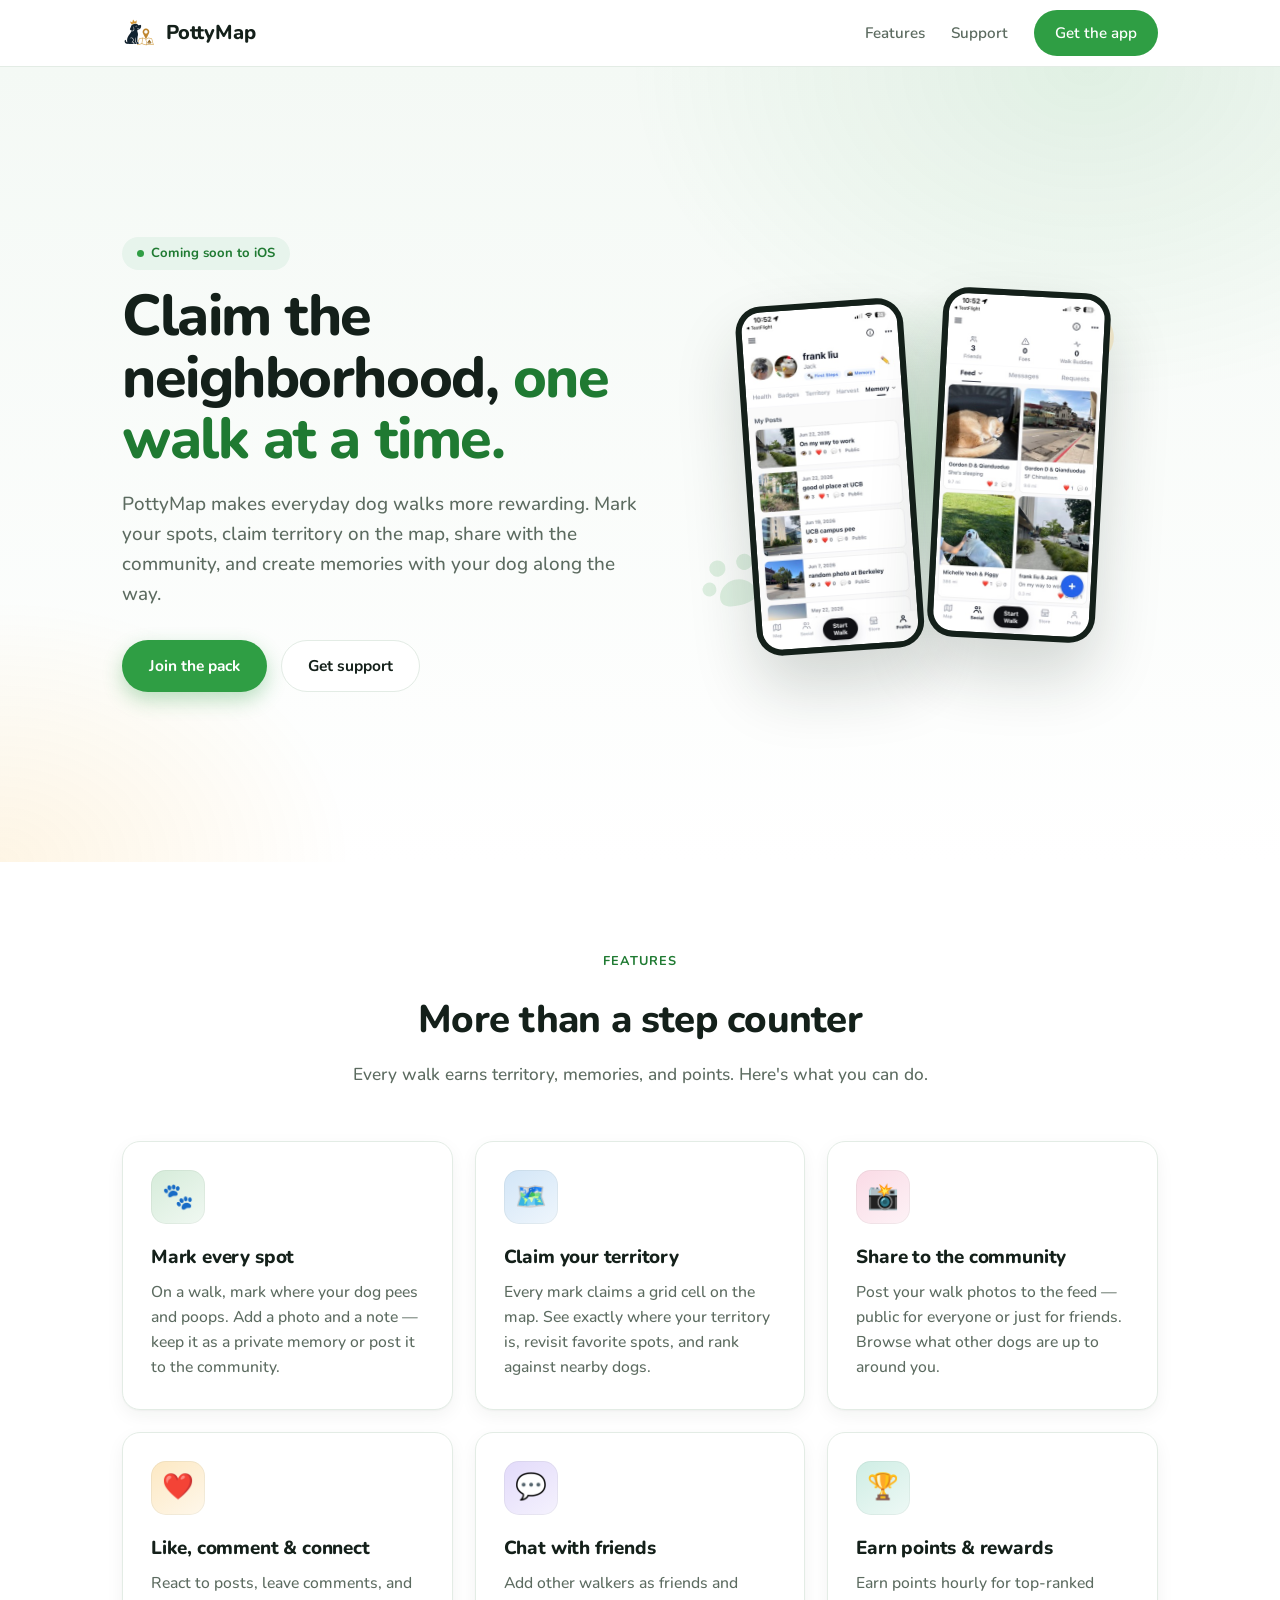
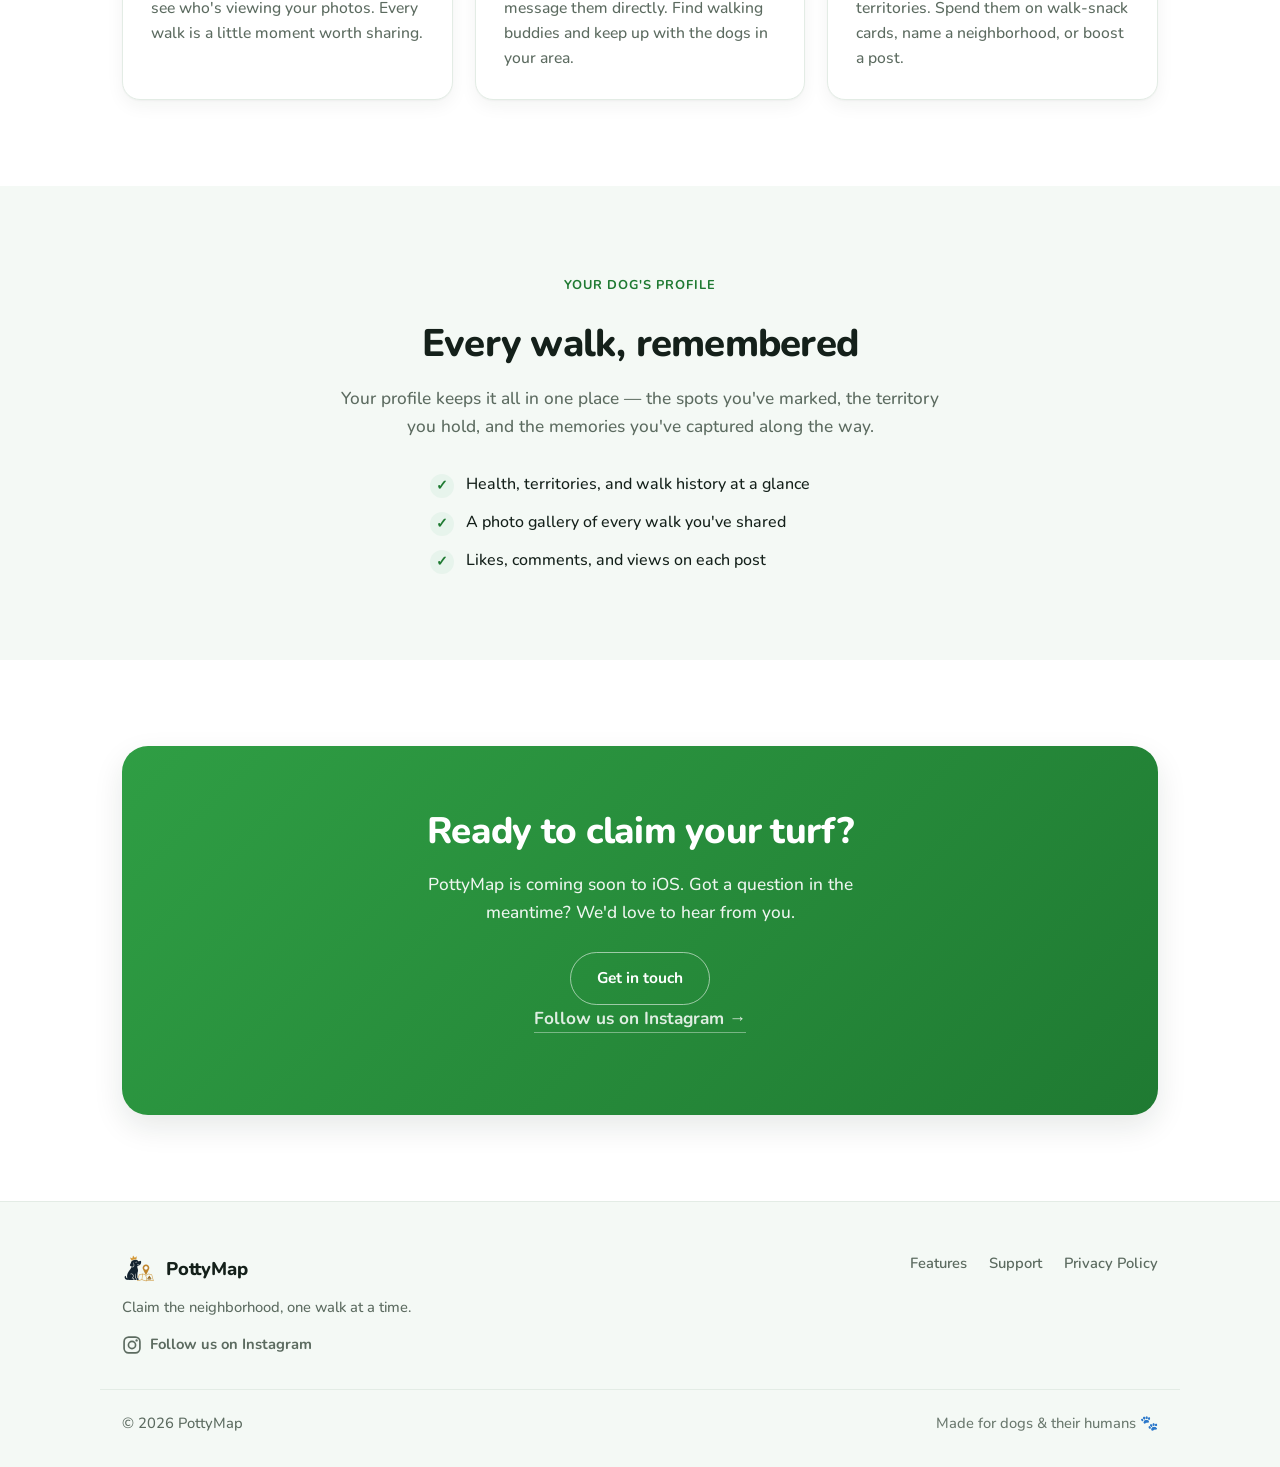
<file: index.html>
<!DOCTYPE html>
<html lang="en">
<head>
  <meta charset="UTF-8" />
  <meta name="viewport" content="width=device-width, initial-scale=1.0" />
  <meta name="theme-color" content="#2f9e44" />
  <script>document.documentElement.classList.add('js');</script>
  <title>PottyMap — Claim the neighborhood, one walk at a time</title>
  <meta name="description" content="PottyMap makes everyday dog walks more rewarding. Track your routes, claim territory, share with the community, and create memories with your dog." />
  <meta property="og:title" content="PottyMap" />
  <meta property="og:description" content="Make everyday dog walks more rewarding — mark spots, claim territory, and create memories with your dog." />
  <meta property="og:type" content="website" />
  <meta property="og:image" content="https://pottymap.github.io/images/apple-touch-icon.png" />
  <link rel="icon" type="image/png" href="images/favicon.png" />
  <link rel="apple-touch-icon" href="images/apple-touch-icon.png" />
  <link rel="preconnect" href="https://fonts.googleapis.com" />
  <link rel="preconnect" href="https://fonts.gstatic.com" crossorigin />
  <link rel="stylesheet" href="https://fonts.googleapis.com/css2?family=Nunito:wght@400;500;700;800&display=swap" />
  <link rel="stylesheet" href="style.css" />
</head>
<body>
  <header class="site-header">
    <div class="container">
      <a class="brand" href="/">
        <img class="logo-mark" src="images/logo.png" alt="" aria-hidden="true" />
        PottyMap
      </a>
      <nav class="nav">
        <a href="#features">Features</a>
        <a href="support.html">Support</a>
        <a class="btn btn-primary" href="#get">Get the app</a>
      </nav>
    </div>
  </header>

  <main>
    <!-- HERO -->
    <section class="hero">
      <div class="container">
        <div class="hero-copy">
          <span class="badge">Coming soon to iOS</span>
          <h1>Claim the neighborhood, <span class="hl">one walk at a time.</span></h1>
          <p>PottyMap makes everyday dog walks more rewarding. Mark your spots, claim territory on the map, share with the community, and create memories with your dog along the way.</p>
          <div class="cta-row">
            <a class="btn btn-primary" href="https://tally.so/r/KYyKN7" target="_blank" rel="noopener noreferrer">Join the pack</a>
            <a class="btn btn-ghost" href="support.html">Get support</a>
          </div>
        </div>
        <div class="hero-visual reveal">
          <svg class="hero-accent hero-accent--pin" viewBox="0 0 24 24" aria-hidden="true">
            <path d="M12 2C8.1 2 5 5.1 5 9c0 5.2 7 13 7 13s7-7.8 7-13c0-3.9-3.1-7-7-7zm0 9.5A2.5 2.5 0 1 1 12 6.5a2.5 2.5 0 0 1 0 5z"/>
          </svg>
          <svg class="hero-accent hero-accent--paw" viewBox="0 0 64 64" aria-hidden="true">
            <circle cx="20" cy="17" r="7"/><circle cx="44" cy="17" r="7"/><circle cx="9" cy="33" r="6"/><circle cx="55" cy="33" r="6"/>
            <path d="M32 30c-9 0-16 7-16 14 0 6 6 8.5 16 8.5S48 50 48 44c0-7-7-14-16-14z"/>
          </svg>
          <div class="phone-row">
            <div class="phone phone-back">
              <img src="images/app-profile.jpg" width="314" height="680" alt="A PottyMap dog profile with badges, territory, and walk memories" />
            </div>
            <div class="phone phone-front">
              <img src="images/app-social.jpg" width="314" height="680" alt="The PottyMap community feed with the new one-tap post button" />
            </div>
          </div>
        </div>
      </div>
    </section>

    <!-- FEATURES -->
    <section id="features">
      <div class="container">
        <div class="section-head reveal">
          <span class="eyebrow">Features</span>
          <h2 class="section-title">More than a step counter</h2>
          <p class="section-sub">Every walk earns territory, memories, and points. Here's what you can do.</p>
        </div>
        <div class="features reveal">
          <div class="card">
            <div class="icon c-green" aria-hidden="true">🐾</div>
            <h3>Mark every spot</h3>
            <p>On a walk, mark where your dog pees and poops. Add a photo and a note — keep it as a private memory or post it to the community.</p>
          </div>
          <div class="card">
            <div class="icon c-blue" aria-hidden="true">🗺️</div>
            <h3>Claim your territory</h3>
            <p>Every mark claims a grid cell on the map. See exactly where your territory is, revisit favorite spots, and rank against nearby dogs.</p>
          </div>
          <div class="card">
            <div class="icon c-pink" aria-hidden="true">📸</div>
            <h3>Share to the community</h3>
            <p>Post your walk photos to the feed — public for everyone or just for friends. Browse what other dogs are up to around you.</p>
          </div>
          <div class="card">
            <div class="icon c-amber" aria-hidden="true">❤️</div>
            <h3>Like, comment &amp; connect</h3>
            <p>React to posts, leave comments, and see who's viewing your photos. Every walk is a little moment worth sharing.</p>
          </div>
          <div class="card">
            <div class="icon c-purple" aria-hidden="true">💬</div>
            <h3>Chat with friends</h3>
            <p>Add other walkers as friends and message them directly. Find walking buddies and keep up with the dogs in your area.</p>
          </div>
          <div class="card">
            <div class="icon c-teal" aria-hidden="true">🏆</div>
            <h3>Earn points &amp; rewards</h3>
            <p>Earn points hourly for top-ranked territories. Spend them on walk-snack cards, name a neighborhood, or boost a post.</p>
          </div>
        </div>
      </div>
    </section>

    <!-- SPOTLIGHT -->
    <section class="spotlight">
      <div class="container">
        <div class="section-head reveal">
          <span class="eyebrow">Your dog's profile</span>
          <h2 class="section-title">Every walk, remembered</h2>
          <p class="section-sub">Your profile keeps it all in one place — the spots you've marked, the territory you hold, and the memories you've captured along the way.</p>
        </div>
        <ul class="ticks ticks-center reveal">
          <li>Health, territories, and walk history at a glance</li>
          <li>A photo gallery of every walk you've shared</li>
          <li>Likes, comments, and views on each post</li>
        </ul>
      </div>
    </section>

    <!-- FINAL CTA -->
    <section id="get" class="cta-band">
      <div class="container">
        <div class="inner reveal">
          <h2>Ready to claim your turf?</h2>
          <p>PottyMap is coming soon to iOS. Got a question in the meantime? We'd love to hear from you.</p>
          <a class="btn btn-ghost" href="support.html">Get in touch</a>
          <p class="cta-social"><a href="https://www.instagram.com/pottymap" target="_blank" rel="noopener noreferrer">Follow us on Instagram →</a></p>
        </div>
      </div>
    </section>
  </main>

  <footer class="site-footer">
    <div class="container footer-top">
      <div class="footer-brand">
        <a class="brand" href="/">
          <img class="logo-mark" src="images/logo.png" alt="" aria-hidden="true" />
          PottyMap
        </a>
        <p class="footer-tag">Claim the neighborhood, one walk at a time.</p>
        <a class="footer-social" href="https://www.instagram.com/pottymap" target="_blank" rel="noopener noreferrer" aria-label="Follow PottyMap on Instagram">
          <svg class="ig-icon" viewBox="0 0 24 24" fill="none" aria-hidden="true">
            <rect x="2.5" y="2.5" width="19" height="19" rx="5.5" stroke="currentColor" stroke-width="2"/>
            <circle cx="12" cy="12" r="4.3" stroke="currentColor" stroke-width="2"/>
            <circle cx="17.5" cy="6.5" r="1.4" fill="currentColor"/>
          </svg>
          Follow us on Instagram
        </a>
      </div>
      <nav class="footer-links" aria-label="Footer">
        <a href="index.html#features">Features</a>
        <a href="support.html">Support</a>
        <a href="privacy.html">Privacy Policy</a>
      </nav>
    </div>
    <div class="container footer-bottom">
      <span>© 2026 PottyMap</span>
      <span class="footer-made">Made for dogs &amp; their humans 🐾</span>
    </div>
  </footer>
  <script src="main.js" defer></script>
</body>
</html>
</file>
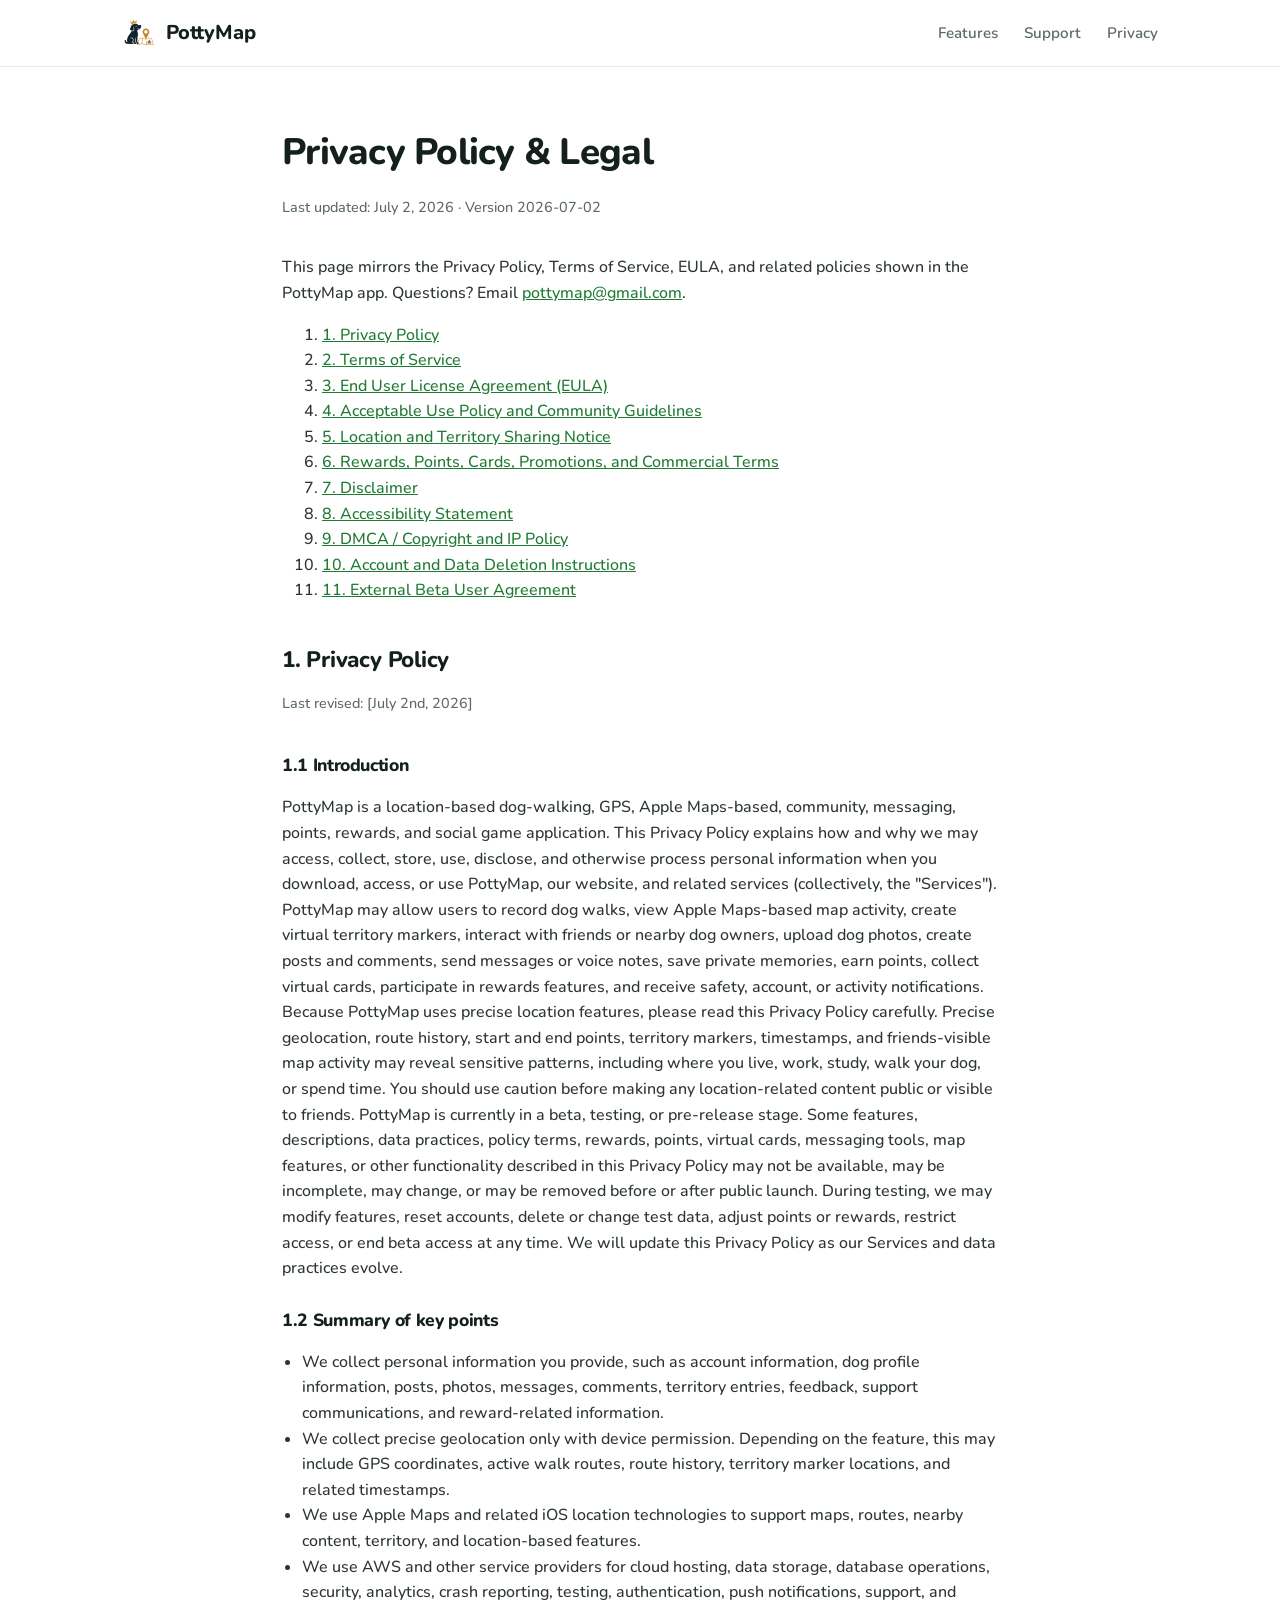
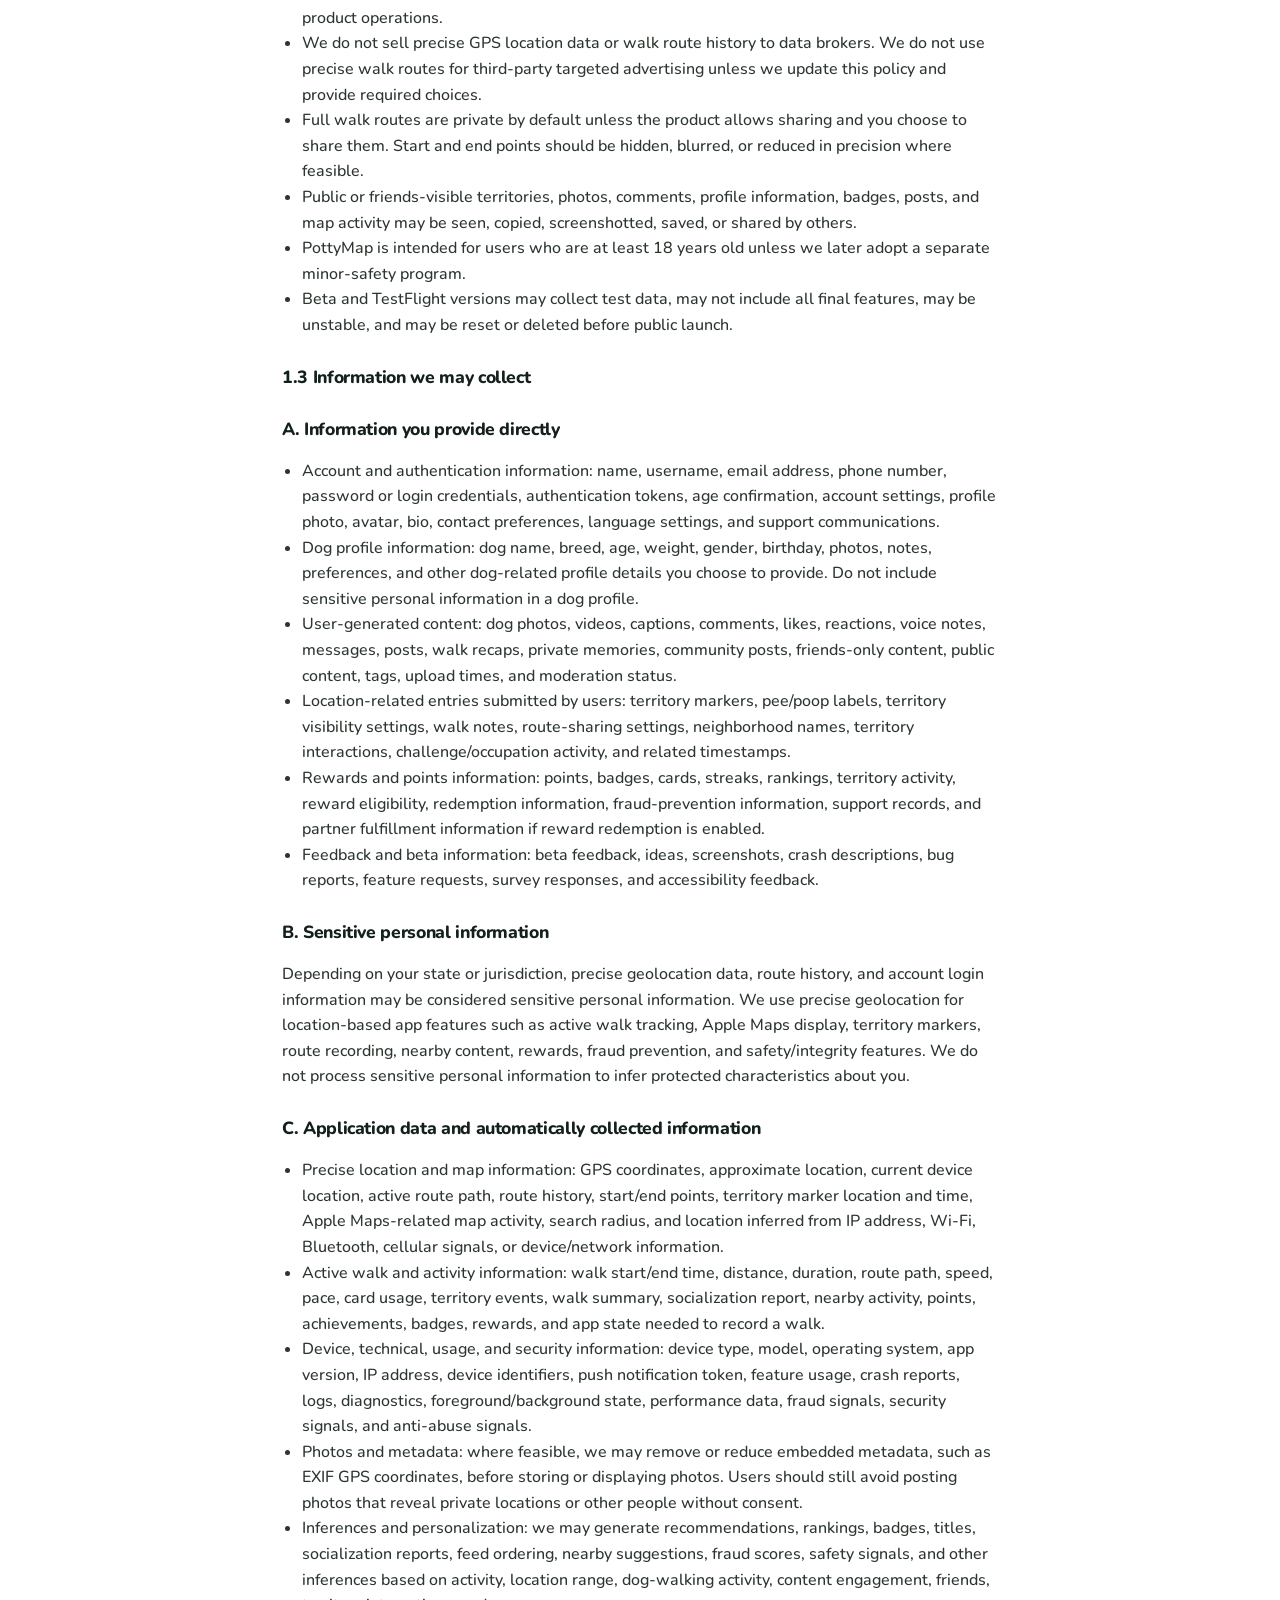
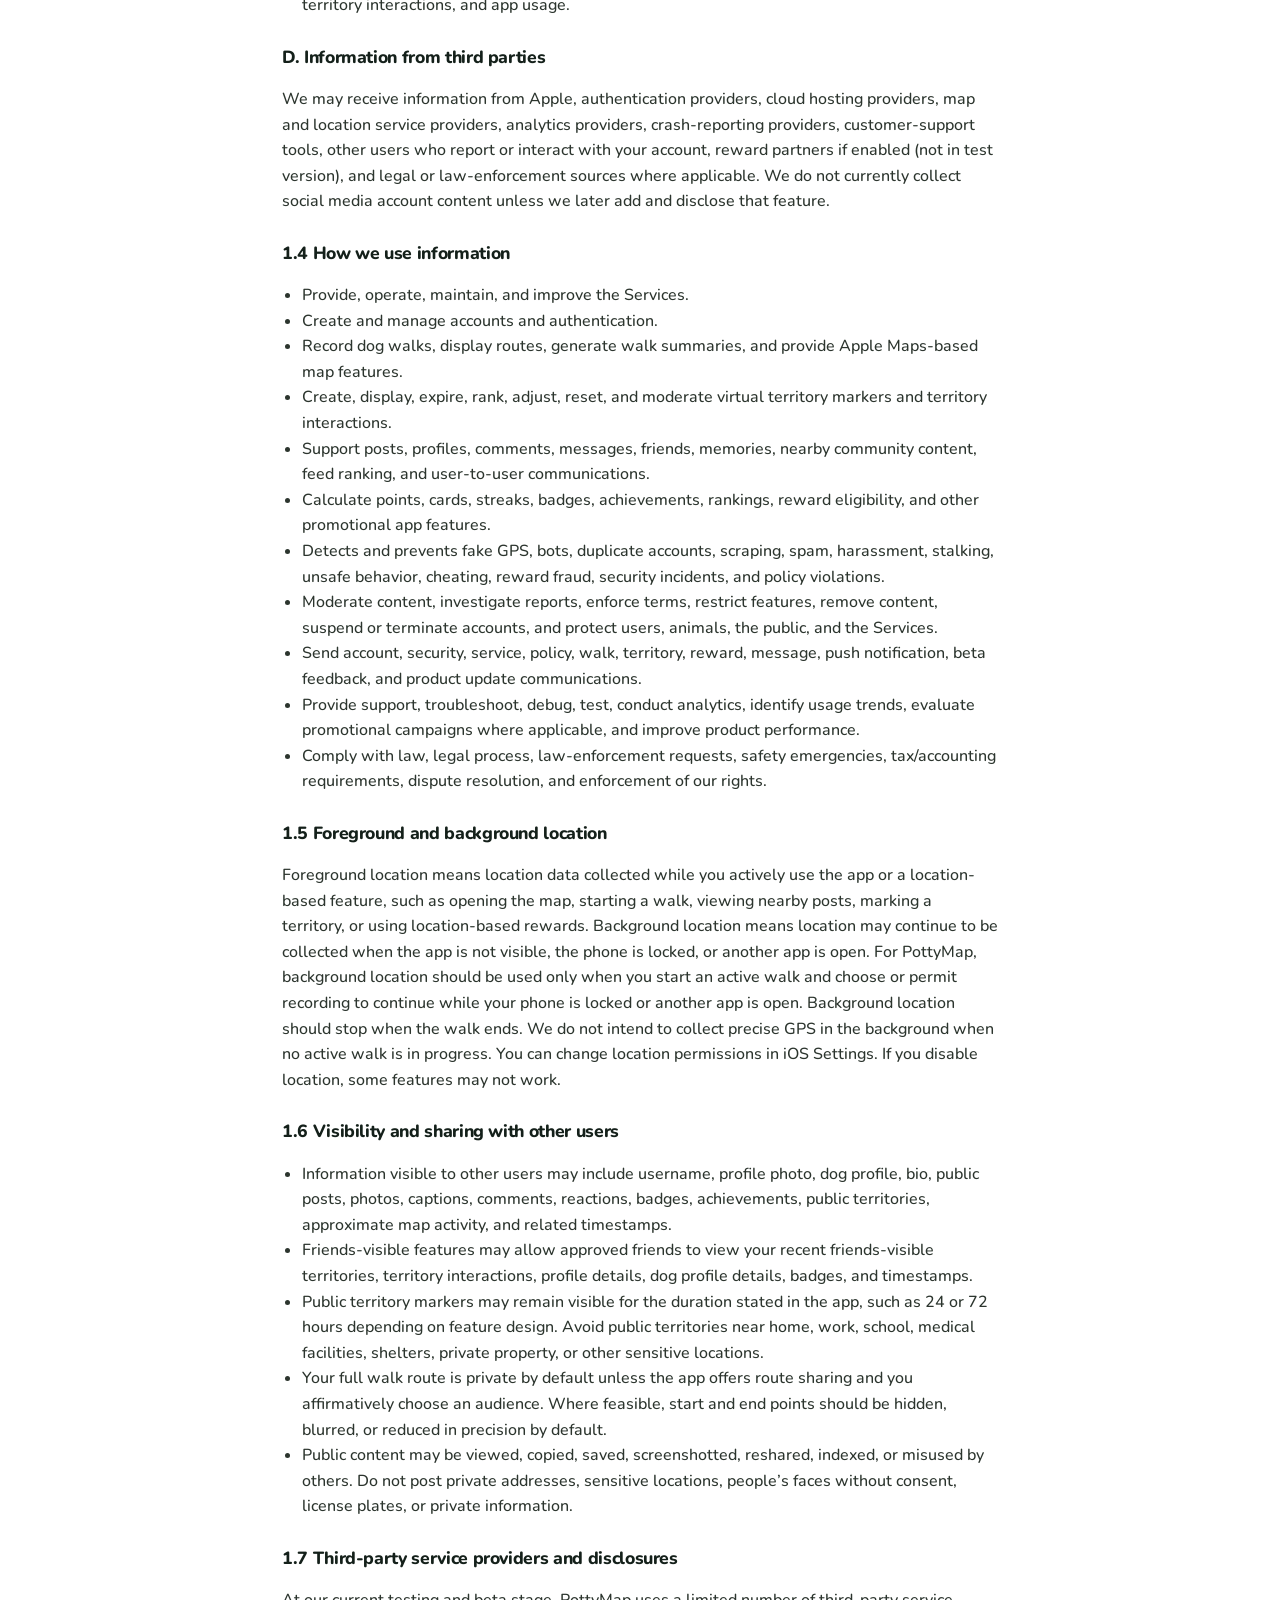
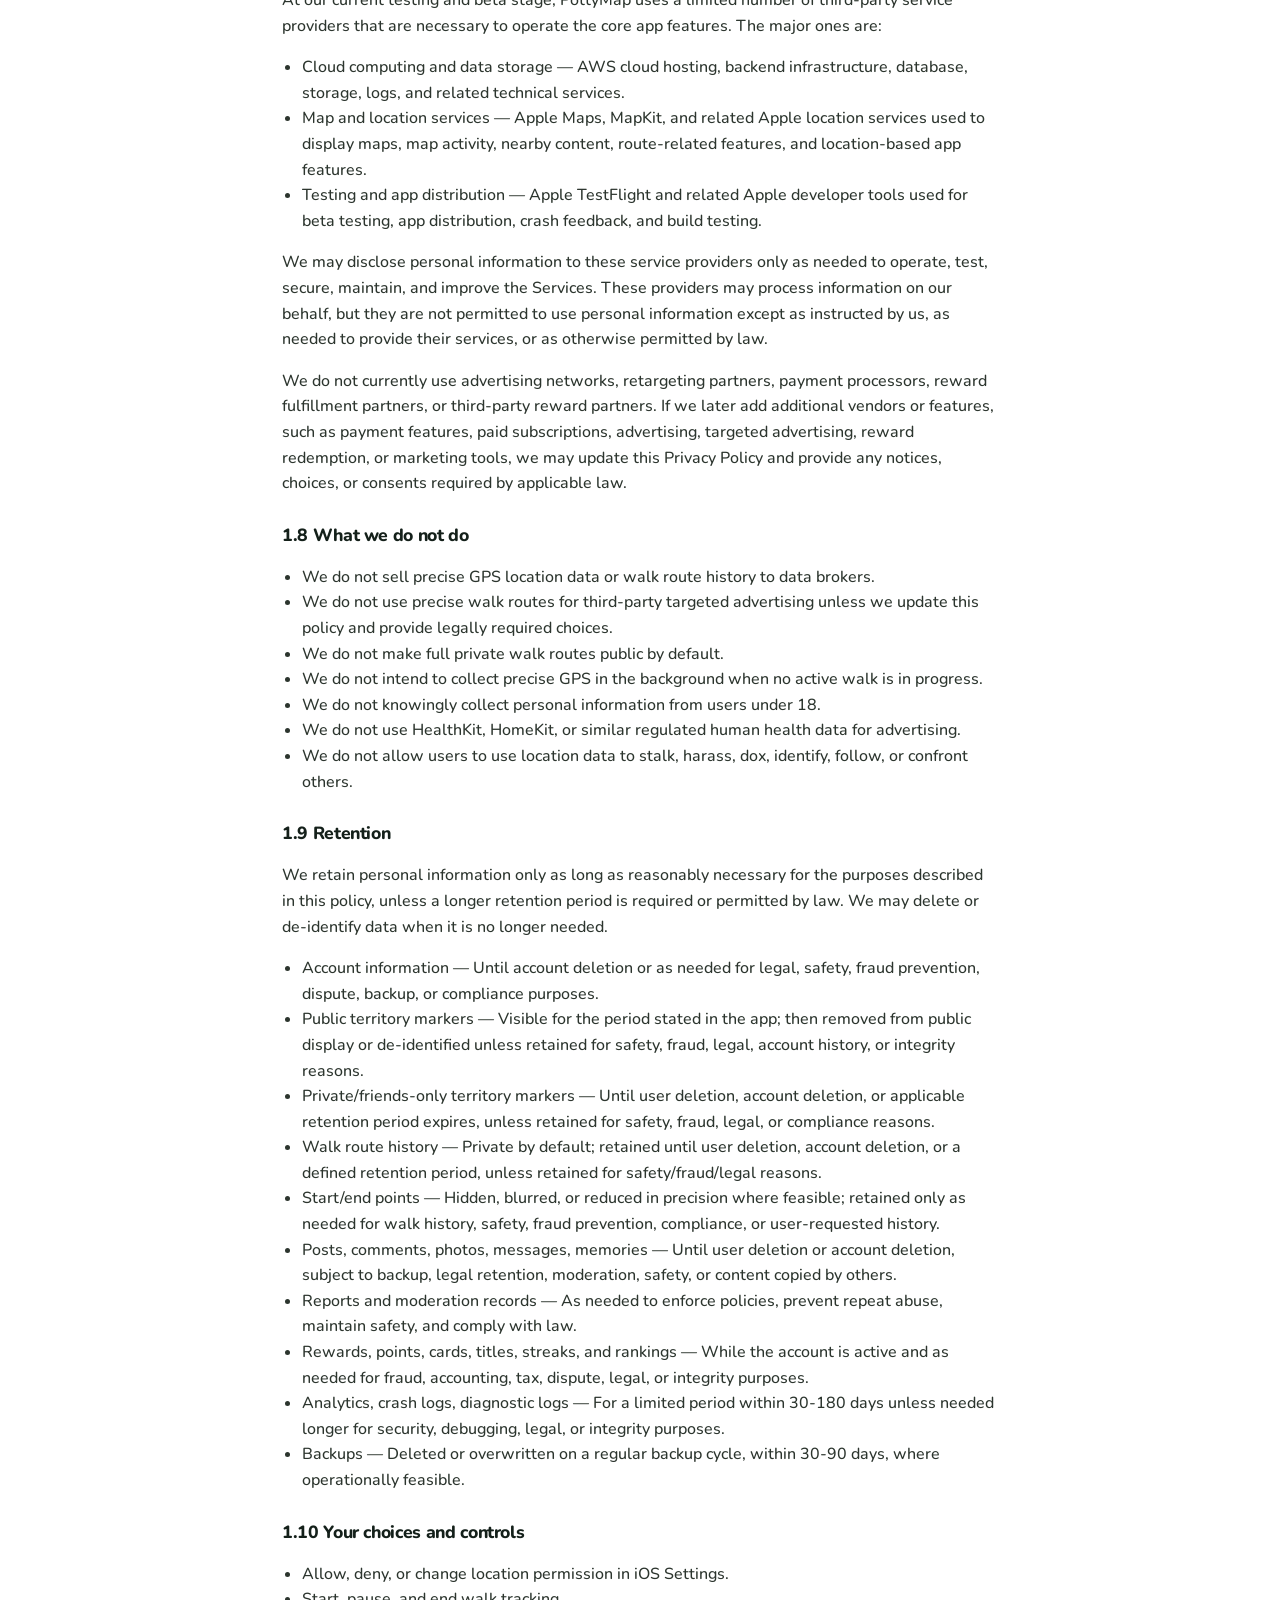
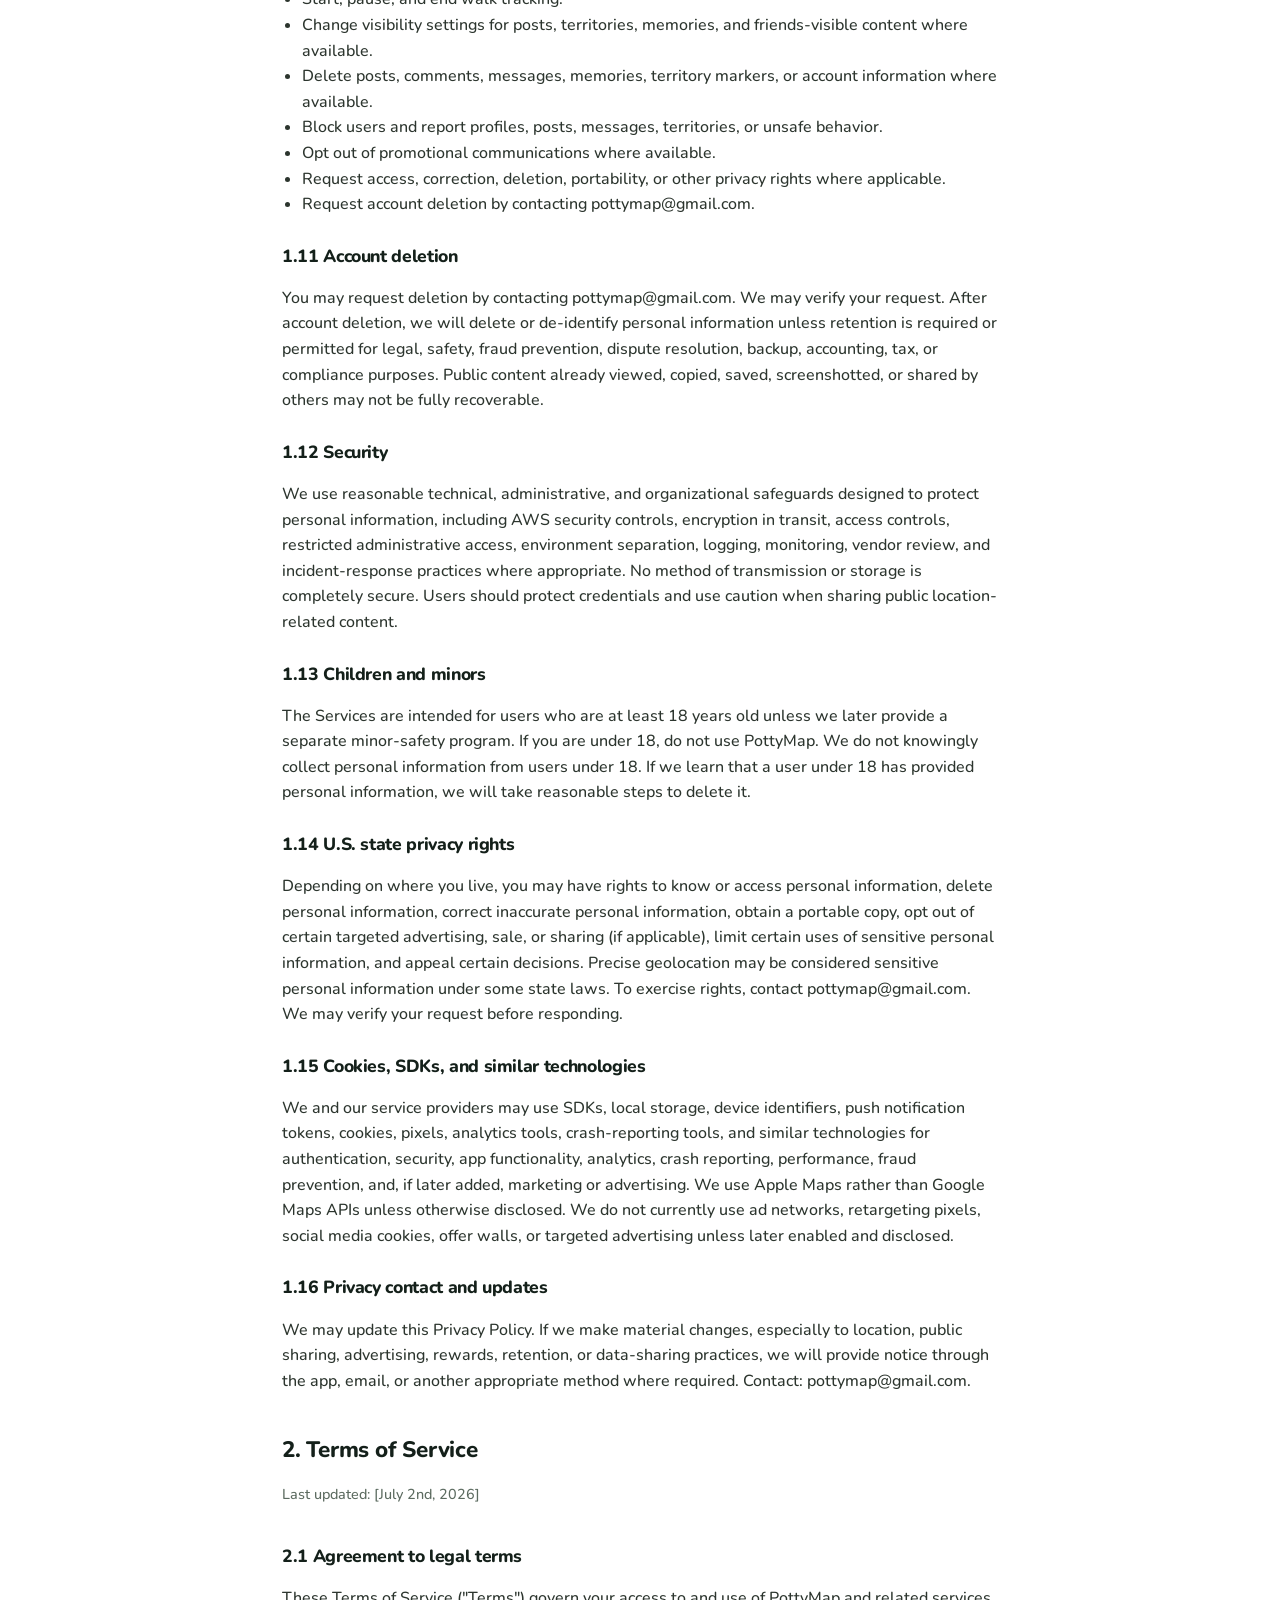
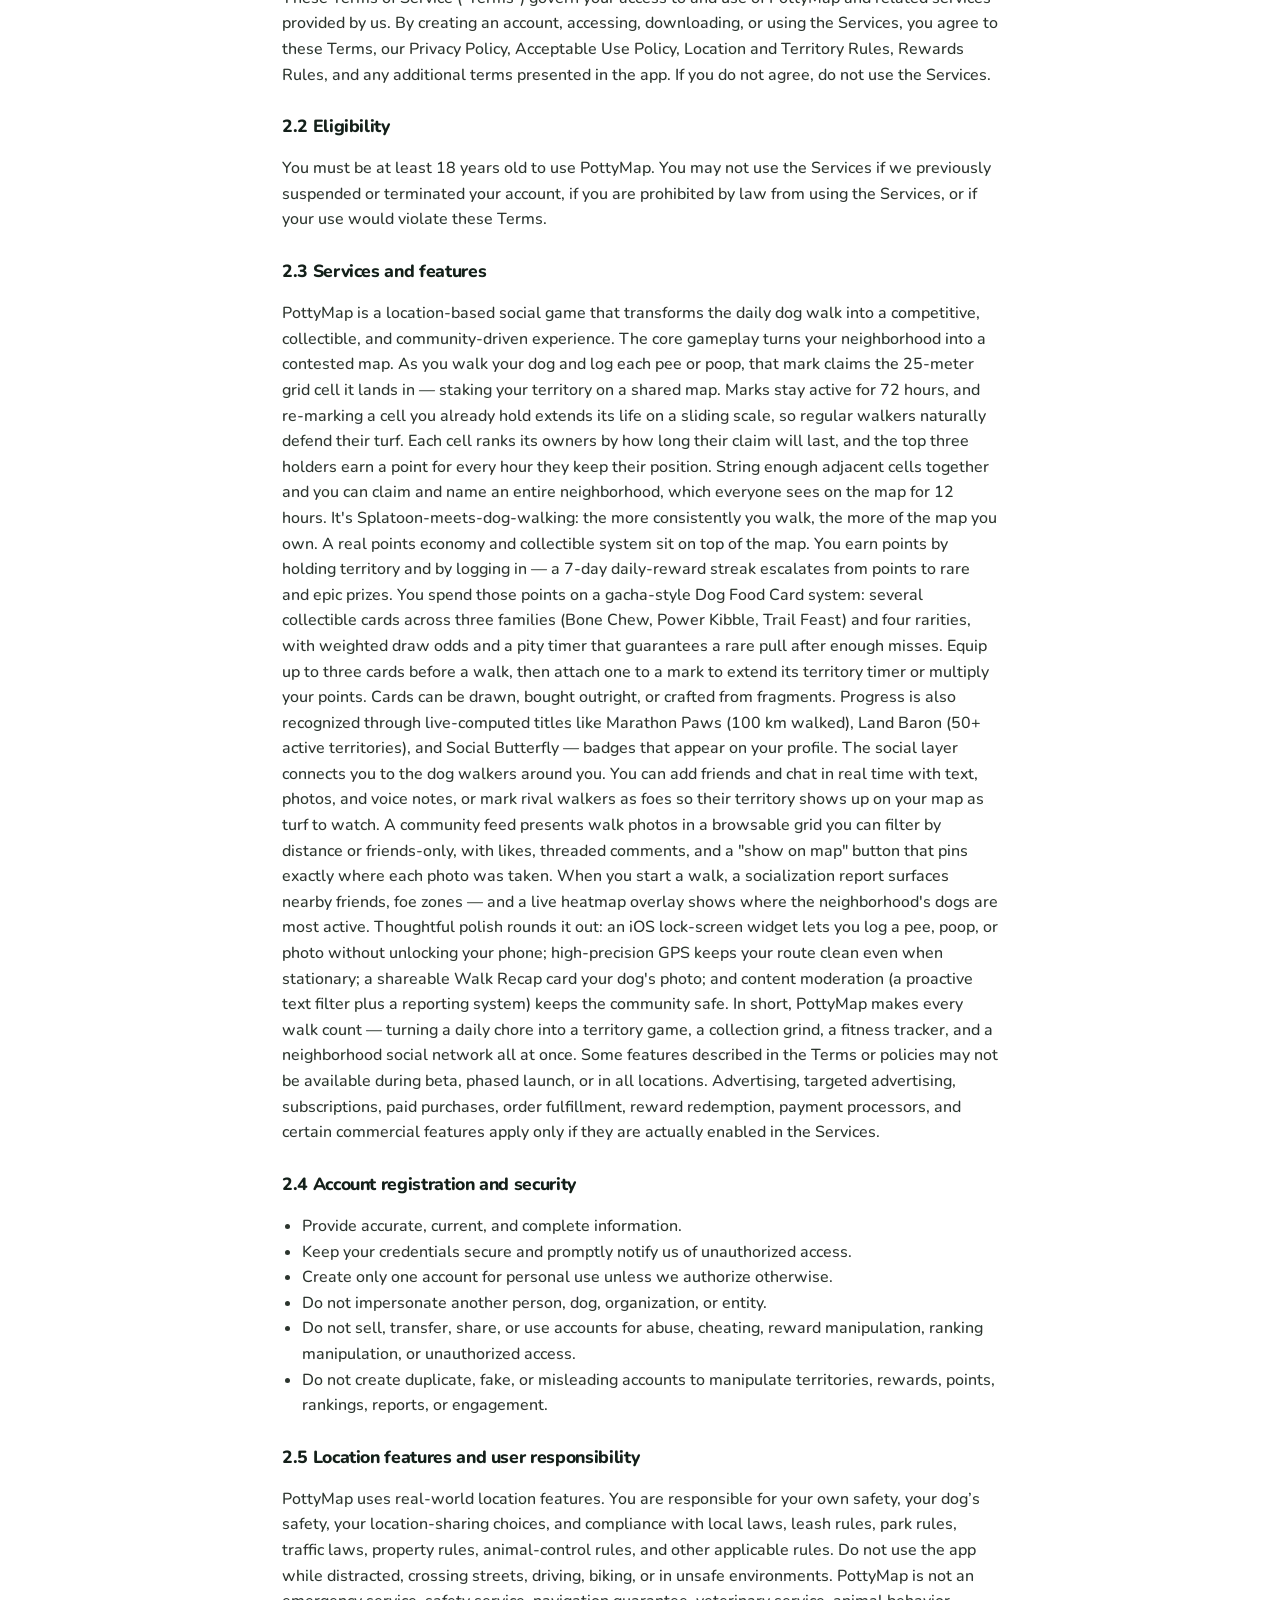
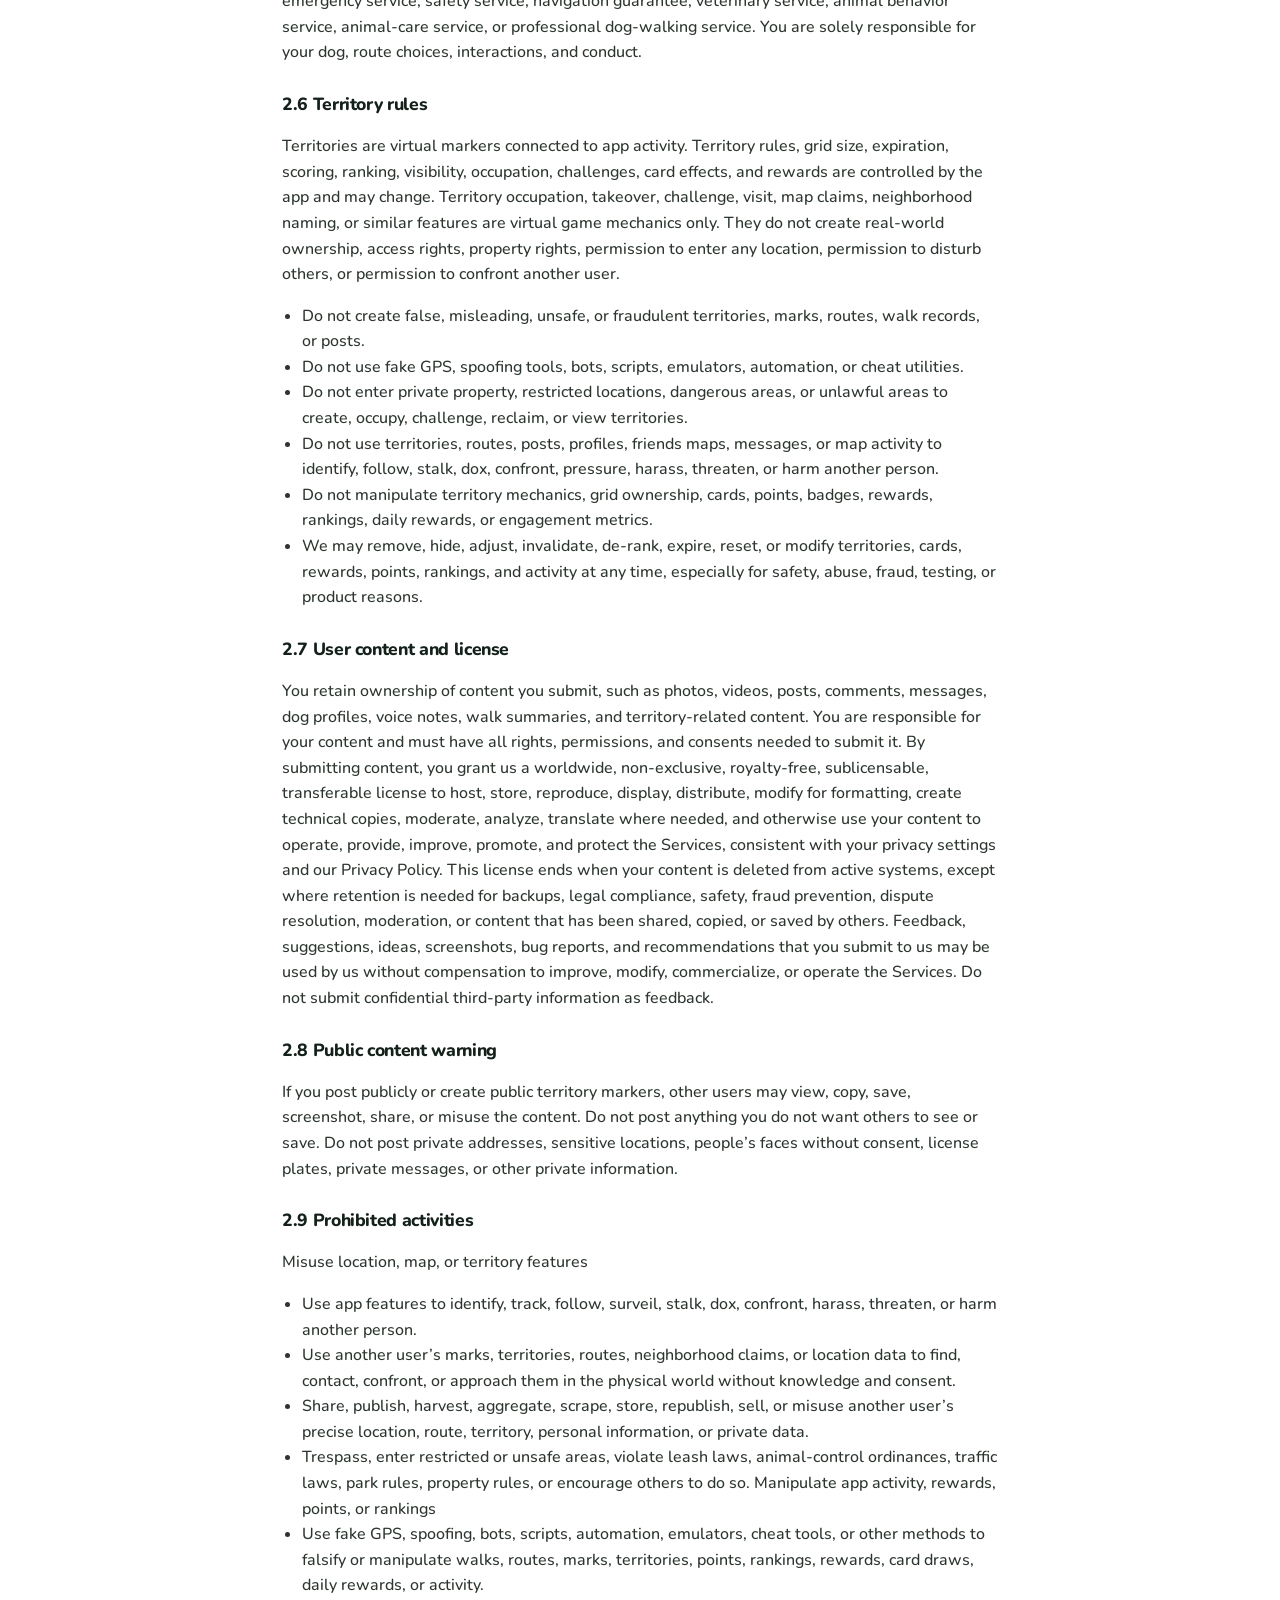
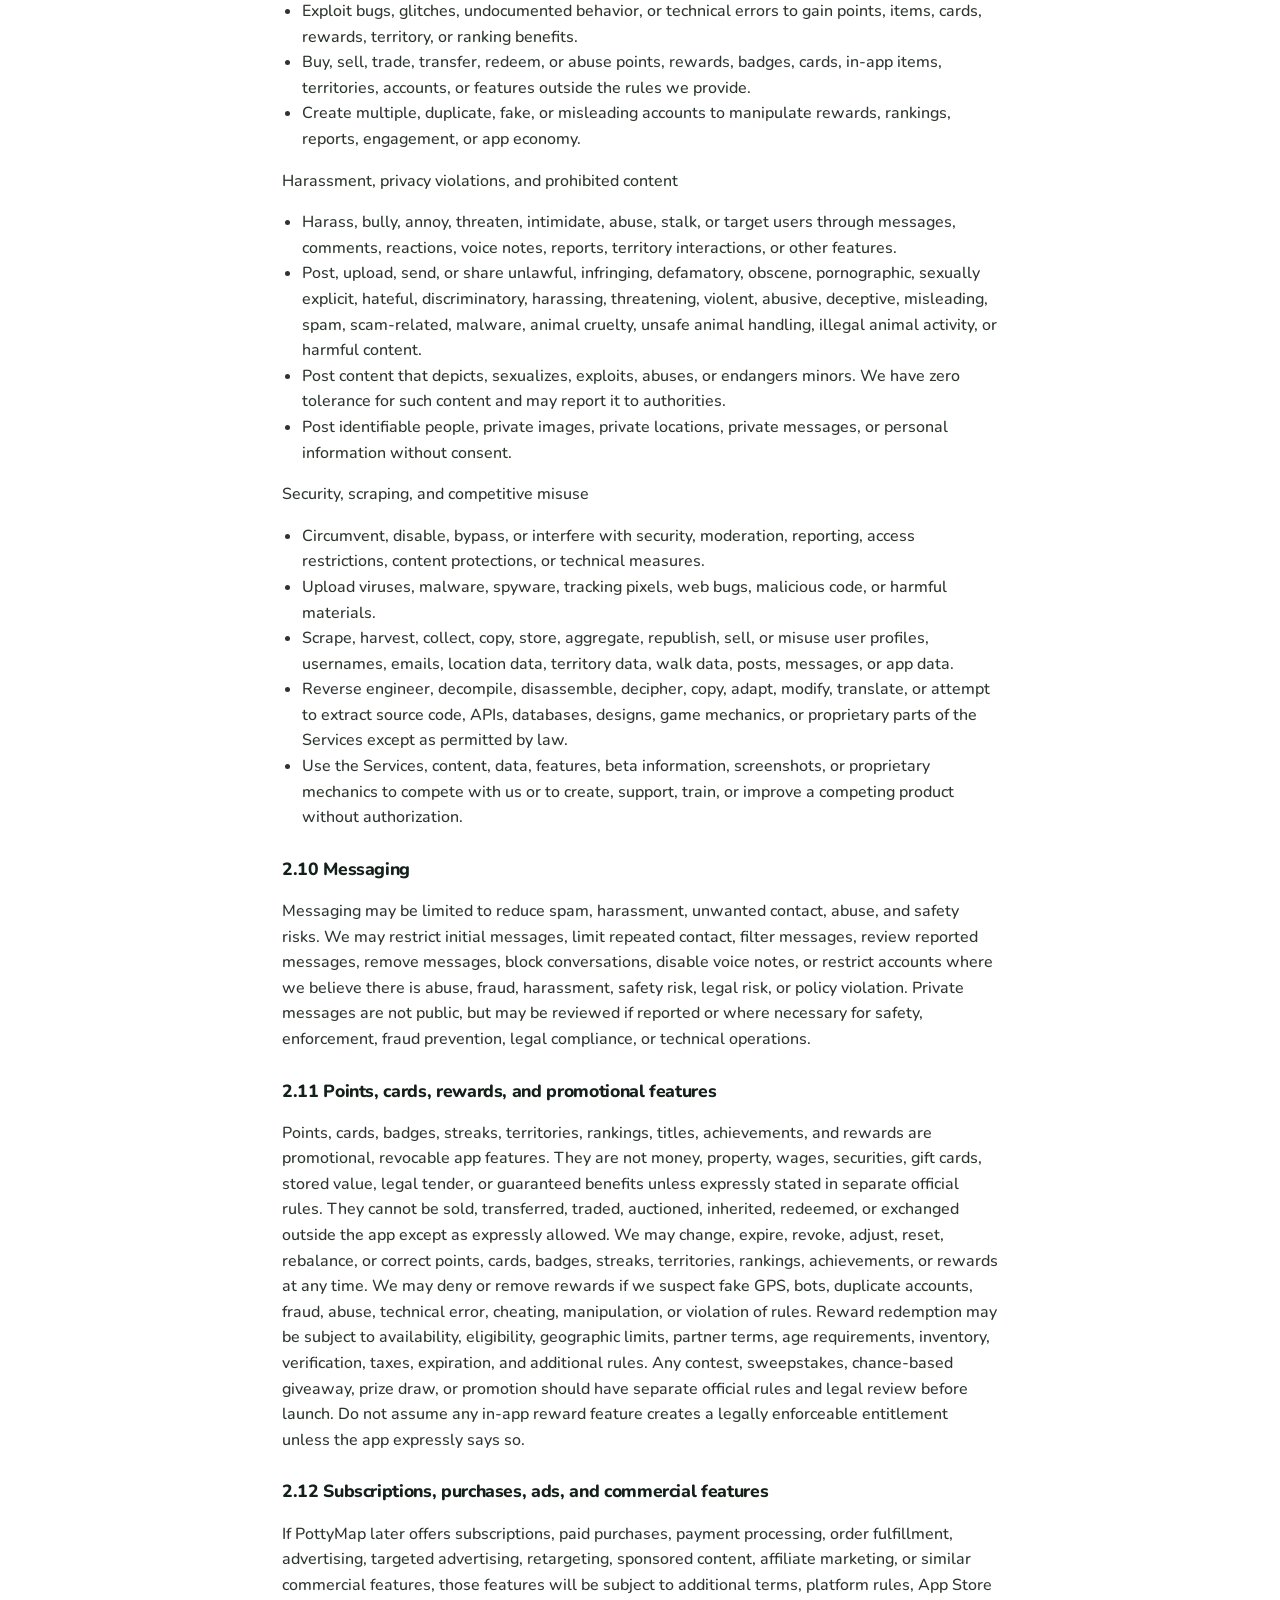
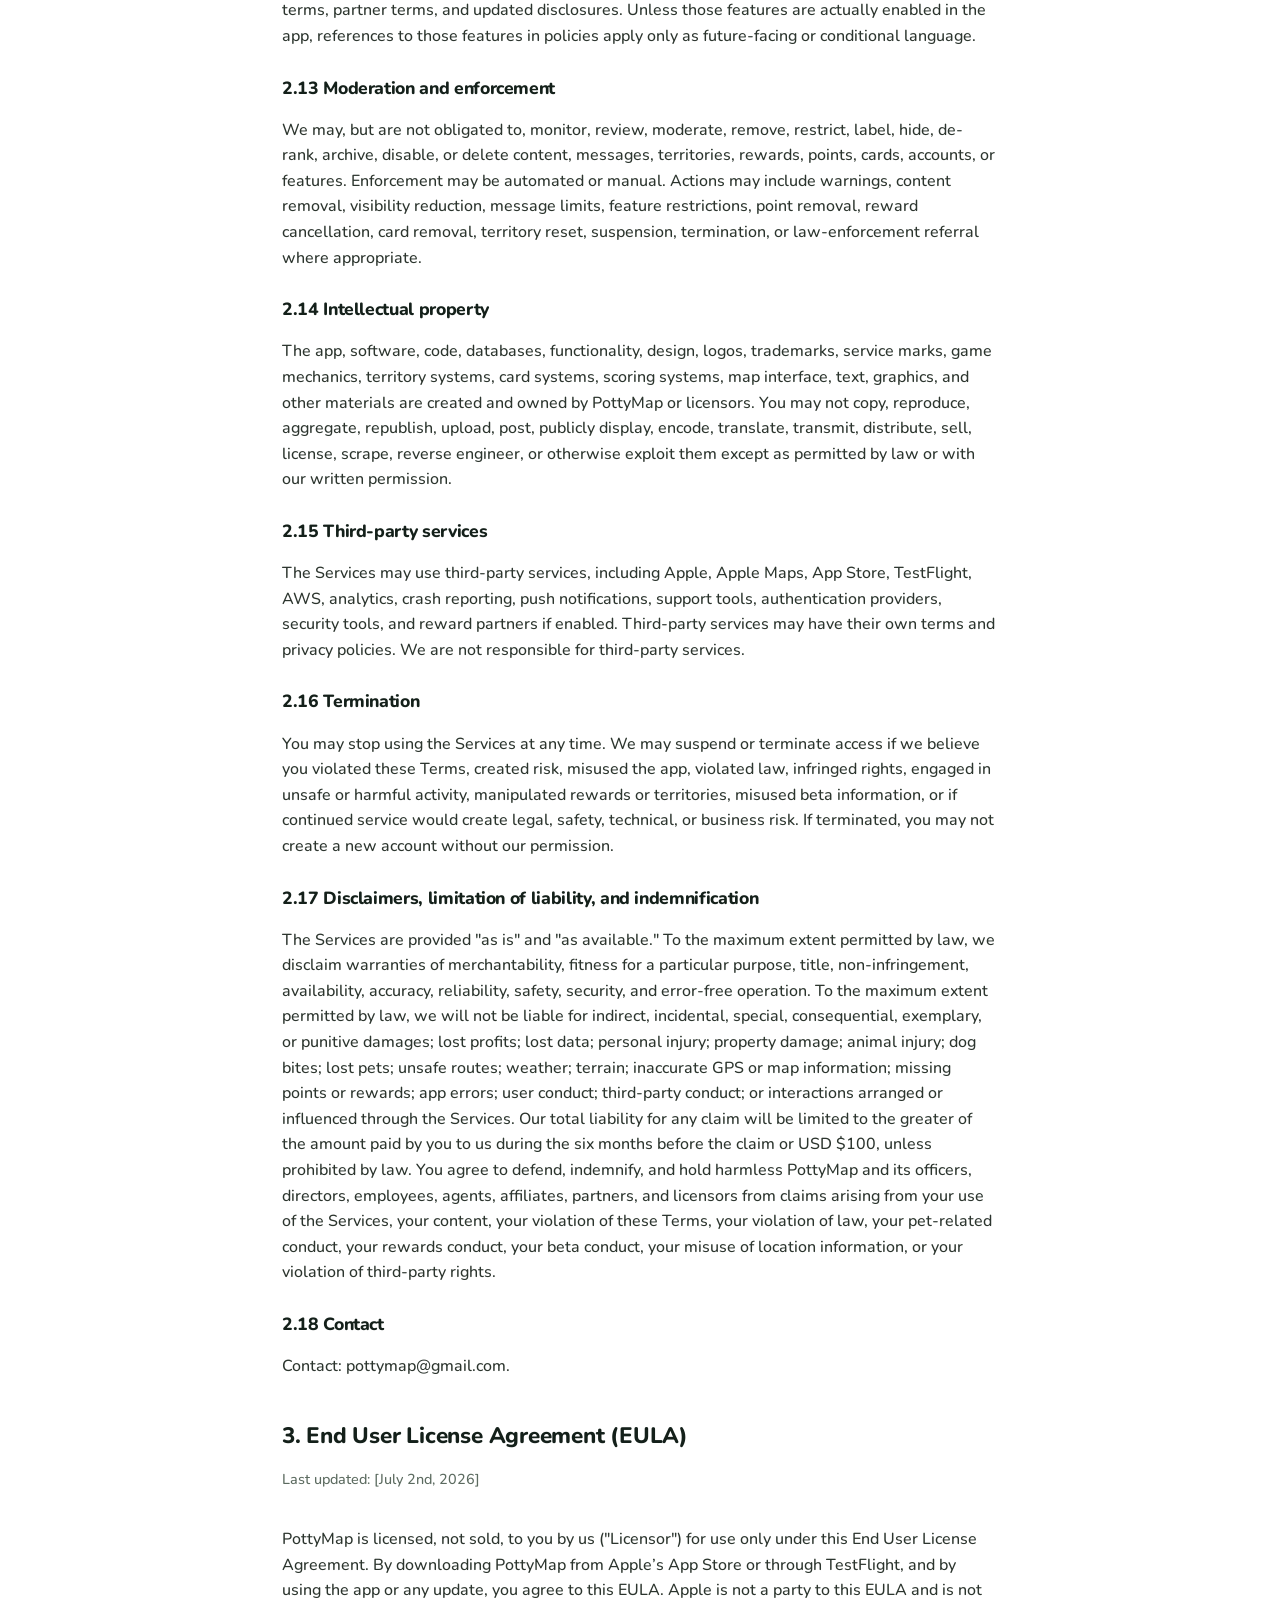
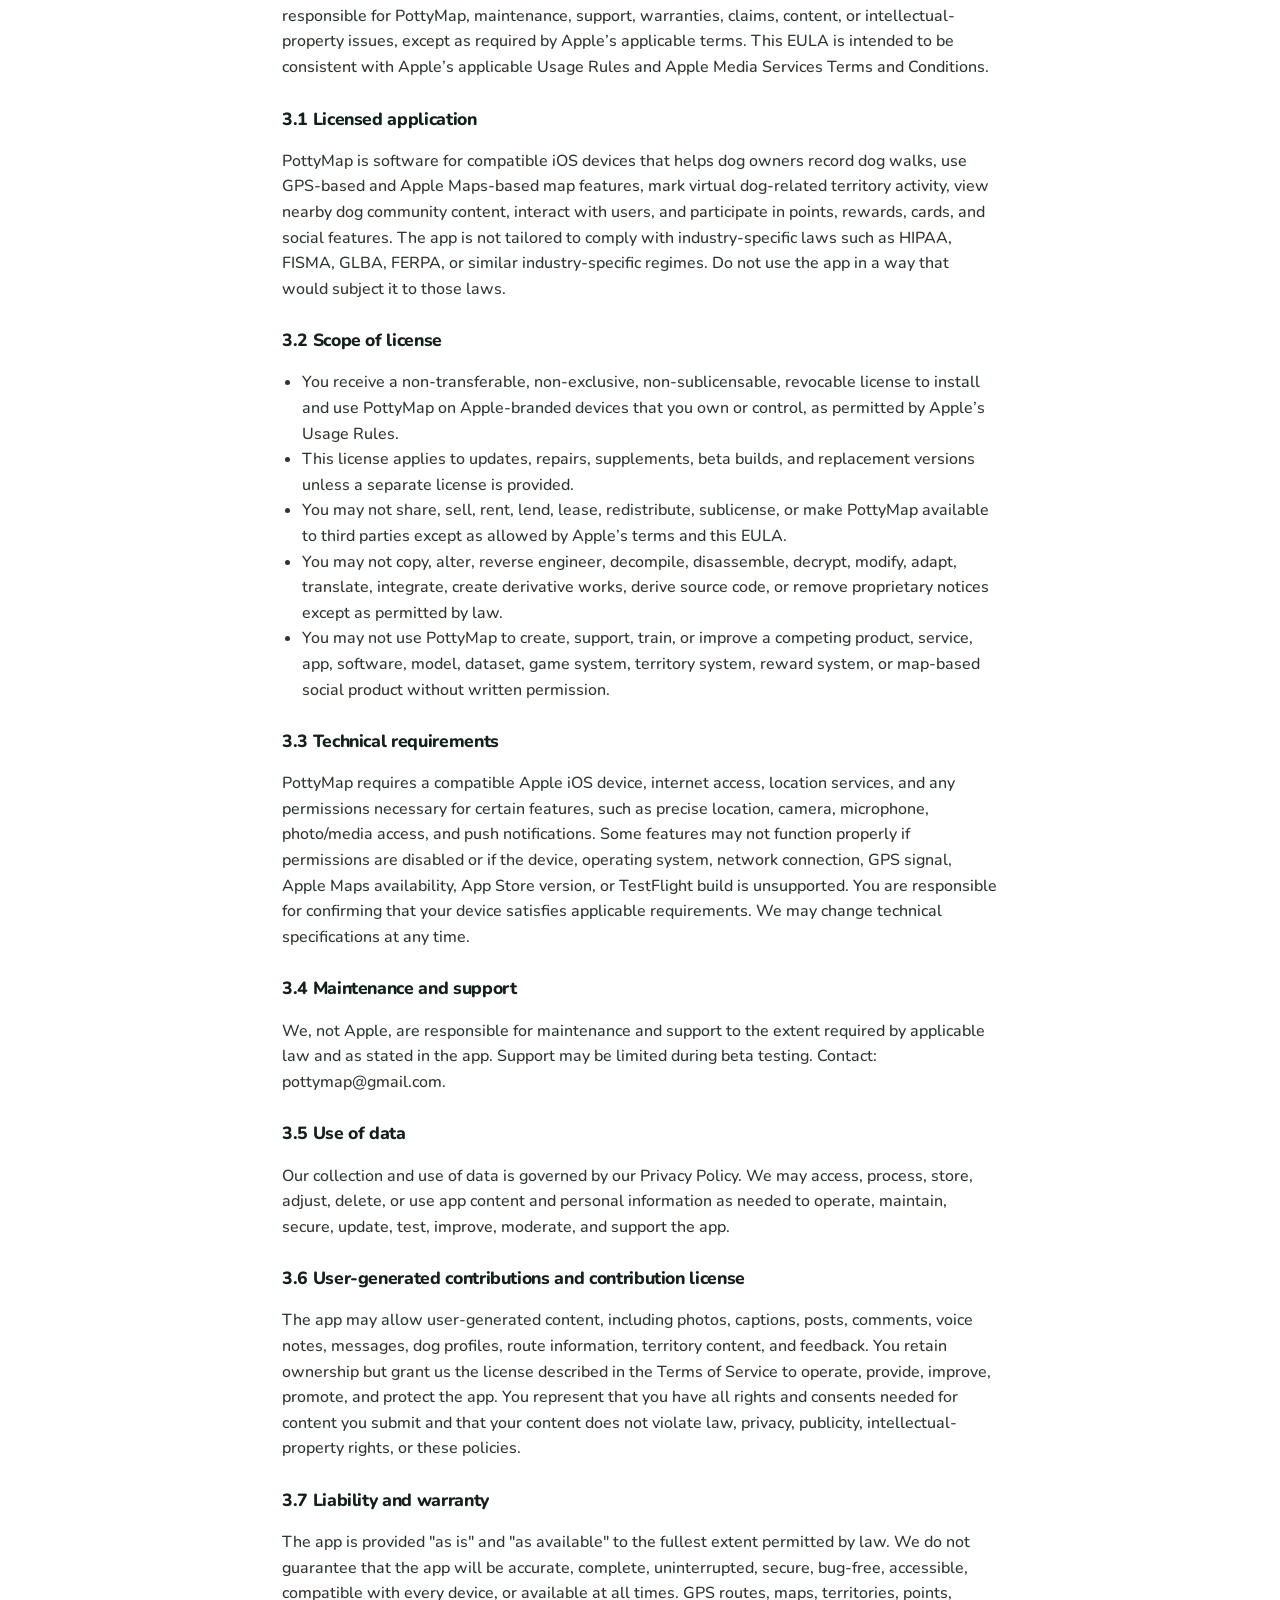
<file: privacy.html>
<!DOCTYPE html>
<html lang="en">
<head>
  <meta charset="UTF-8" />
  <meta name="viewport" content="width=device-width, initial-scale=1.0" />
  <meta name="theme-color" content="#2f9e44" />
  <script>document.documentElement.classList.add('js');</script>
  <title>Privacy Policy &amp; Legal — PottyMap</title>
  <meta name="description" content="PottyMap Privacy Policy, Terms of Service, EULA, and related legal policies." />
  <link rel="icon" type="image/png" href="images/favicon.png" />
  <link rel="apple-touch-icon" href="images/apple-touch-icon.png" />
  <link rel="preconnect" href="https://fonts.googleapis.com" />
  <link rel="preconnect" href="https://fonts.gstatic.com" crossorigin />
  <link rel="stylesheet" href="https://fonts.googleapis.com/css2?family=Nunito:wght@400;500;700;800&display=swap" />
  <link rel="stylesheet" href="style.css" />
</head>
<body>
  <header class="site-header">
    <div class="container">
      <a class="brand" href="/">
        <img class="logo-mark" src="images/logo.png" alt="" aria-hidden="true" />
        PottyMap
      </a>
      <nav class="nav">
        <a href="index.html#features">Features</a>
        <a href="support.html">Support</a>
        <a href="privacy.html">Privacy</a>
      </nav>
    </div>
  </header>

  <main class="page">
    <h1>Privacy Policy &amp; Legal</h1>
    <p class="updated">Last updated: July 2, 2026 &middot; Version 2026-07-02</p>
    <p>This page mirrors the Privacy Policy, Terms of Service, EULA, and related policies shown in the PottyMap app. Questions? Email <a href="mailto:pottymap@gmail.com">pottymap@gmail.com</a>.</p>

    <nav aria-label="Contents">
      <ol>
      <li><a href="#privacy">1. Privacy Policy</a></li>
      <li><a href="#terms">2. Terms of Service</a></li>
      <li><a href="#eula">3. End User License Agreement (EULA)</a></li>
      <li><a href="#community">4. Acceptable Use Policy and Community Guidelines</a></li>
      <li><a href="#location">5. Location and Territory Sharing Notice</a></li>
      <li><a href="#rewards">6. Rewards, Points, Cards, Promotions, and Commercial Terms</a></li>
      <li><a href="#disclaimer">7. Disclaimer</a></li>
      <li><a href="#accessibility">8. Accessibility Statement</a></li>
      <li><a href="#dmca">9. DMCA / Copyright and IP Policy</a></li>
      <li><a href="#deletion">10. Account and Data Deletion Instructions</a></li>
      <li><a href="#beta">11. External Beta User Agreement</a></li>
      </ol>
    </nav>

    <h2 id="privacy">1. Privacy Policy</h2>
    <p class="updated">Last revised: [July 2nd, 2026]</p>
    <h3>1.1 Introduction</h3>
    <p>PottyMap is a location-based dog-walking, GPS, Apple Maps-based, community, messaging, points, rewards, and social game application. This Privacy Policy explains how and why we may access, collect, store, use, disclose, and otherwise process personal information when you download, access, or use PottyMap, our website, and related services (collectively, the "Services"). PottyMap may allow users to record dog walks, view Apple Maps-based map activity, create virtual territory markers, interact with friends or nearby dog owners, upload dog photos, create posts and comments, send messages or voice notes, save private memories, earn points, collect virtual cards, participate in rewards features, and receive safety, account, or activity notifications. Because PottyMap uses precise location features, please read this Privacy Policy carefully. Precise geolocation, route history, start and end points, territory markers, timestamps, and friends-visible map activity may reveal sensitive patterns, including where you live, work, study, walk your dog, or spend time. You should use caution before making any location-related content public or visible to friends. PottyMap is currently in a beta, testing, or pre-release stage. Some features, descriptions, data practices, policy terms, rewards, points, virtual cards, messaging tools, map features, or other functionality described in this Privacy Policy may not be available, may be incomplete, may change, or may be removed before or after public launch. During testing, we may modify features, reset accounts, delete or change test data, adjust points or rewards, restrict access, or end beta access at any time. We will update this Privacy Policy as our Services and data practices evolve.</p>
    <h3>1.2 Summary of key points</h3>
    <ul>
      <li>We collect personal information you provide, such as account information, dog profile information, posts, photos, messages, comments, territory entries, feedback, support communications, and reward-related information.</li>
      <li>We collect precise geolocation only with device permission. Depending on the feature, this may include GPS coordinates, active walk routes, route history, territory marker locations, and related timestamps.</li>
      <li>We use Apple Maps and related iOS location technologies to support maps, routes, nearby content, territory, and location-based features.</li>
      <li>We use AWS and other service providers for cloud hosting, data storage, database operations, security, analytics, crash reporting, testing, authentication, push notifications, support, and product operations.</li>
      <li>We do not sell precise GPS location data or walk route history to data brokers. We do not use precise walk routes for third-party targeted advertising unless we update this policy and provide required choices.</li>
      <li>Full walk routes are private by default unless the product allows sharing and you choose to share them. Start and end points should be hidden, blurred, or reduced in precision where feasible.</li>
      <li>Public or friends-visible territories, photos, comments, profile information, badges, posts, and map activity may be seen, copied, screenshotted, saved, or shared by others.</li>
      <li>PottyMap is intended for users who are at least 18 years old unless we later adopt a separate minor-safety program.</li>
      <li>Beta and TestFlight versions may collect test data, may not include all final features, may be unstable, and may be reset or deleted before public launch.</li>
    </ul>
    <h3>1.3 Information we may collect</h3>
    <h3>A. Information you provide directly</h3>
    <ul>
      <li>Account and authentication information: name, username, email address, phone number, password or login credentials, authentication tokens, age confirmation, account settings, profile photo, avatar, bio, contact preferences, language settings, and support communications.</li>
      <li>Dog profile information: dog name, breed, age, weight, gender, birthday, photos, notes, preferences, and other dog-related profile details you choose to provide. Do not include sensitive personal information in a dog profile.</li>
      <li>User-generated content: dog photos, videos, captions, comments, likes, reactions, voice notes, messages, posts, walk recaps, private memories, community posts, friends-only content, public content, tags, upload times, and moderation status.</li>
      <li>Location-related entries submitted by users: territory markers, pee/poop labels, territory visibility settings, walk notes, route-sharing settings, neighborhood names, territory interactions, challenge/occupation activity, and related timestamps.</li>
      <li>Rewards and points information: points, badges, cards, streaks, rankings, territory activity, reward eligibility, redemption information, fraud-prevention information, support records, and partner fulfillment information if reward redemption is enabled.</li>
      <li>Feedback and beta information: beta feedback, ideas, screenshots, crash descriptions, bug reports, feature requests, survey responses, and accessibility feedback.</li>
    </ul>
    <h3>B. Sensitive personal information</h3>
    <p>Depending on your state or jurisdiction, precise geolocation data, route history, and account login information may be considered sensitive personal information. We use precise geolocation for location-based app features such as active walk tracking, Apple Maps display, territory markers, route recording, nearby content, rewards, fraud prevention, and safety/integrity features. We do not process sensitive personal information to infer protected characteristics about you.</p>
    <h3>C. Application data and automatically collected information</h3>
    <ul>
      <li>Precise location and map information: GPS coordinates, approximate location, current device location, active route path, route history, start/end points, territory marker location and time, Apple Maps-related map activity, search radius, and location inferred from IP address, Wi-Fi, Bluetooth, cellular signals, or device/network information.</li>
      <li>Active walk and activity information: walk start/end time, distance, duration, route path, speed, pace, card usage, territory events, walk summary, socialization report, nearby activity, points, achievements, badges, rewards, and app state needed to record a walk.</li>
      <li>Device, technical, usage, and security information: device type, model, operating system, app version, IP address, device identifiers, push notification token, feature usage, crash reports, logs, diagnostics, foreground/background state, performance data, fraud signals, security signals, and anti-abuse signals.</li>
      <li>Photos and metadata: where feasible, we may remove or reduce embedded metadata, such as EXIF GPS coordinates, before storing or displaying photos. Users should still avoid posting photos that reveal private locations or other people without consent.</li>
      <li>Inferences and personalization: we may generate recommendations, rankings, badges, titles, socialization reports, feed ordering, nearby suggestions, fraud scores, safety signals, and other inferences based on activity, location range, dog-walking activity, content engagement, friends, territory interactions, and app usage.</li>
    </ul>
    <h3>D. Information from third parties</h3>
    <p>We may receive information from Apple, authentication providers, cloud hosting providers, map and location service providers, analytics providers, crash-reporting providers, customer-support tools, other users who report or interact with your account, reward partners if enabled (not in test version), and legal or law-enforcement sources where applicable. We do not currently collect social media account content unless we later add and disclose that feature.</p>
    <h3>1.4 How we use information</h3>
    <ul>
      <li>Provide, operate, maintain, and improve the Services.</li>
      <li>Create and manage accounts and authentication.</li>
      <li>Record dog walks, display routes, generate walk summaries, and provide Apple Maps-based map features.</li>
      <li>Create, display, expire, rank, adjust, reset, and moderate virtual territory markers and territory interactions.</li>
      <li>Support posts, profiles, comments, messages, friends, memories, nearby community content, feed ranking, and user-to-user communications.</li>
      <li>Calculate points, cards, streaks, badges, achievements, rankings, reward eligibility, and other promotional app features.</li>
      <li>Detects and prevents fake GPS, bots, duplicate accounts, scraping, spam, harassment, stalking, unsafe behavior, cheating, reward fraud, security incidents, and policy violations.</li>
      <li>Moderate content, investigate reports, enforce terms, restrict features, remove content, suspend or terminate accounts, and protect users, animals, the public, and the Services.</li>
      <li>Send account, security, service, policy, walk, territory, reward, message, push notification, beta feedback, and product update communications.</li>
      <li>Provide support, troubleshoot, debug, test, conduct analytics, identify usage trends, evaluate promotional campaigns where applicable, and improve product performance.</li>
      <li>Comply with law, legal process, law-enforcement requests, safety emergencies, tax/accounting requirements, dispute resolution, and enforcement of our rights.</li>
    </ul>
    <h3>1.5 Foreground and background location</h3>
    <p>Foreground location means location data collected while you actively use the app or a location-based feature, such as opening the map, starting a walk, viewing nearby posts, marking a territory, or using location-based rewards. Background location means location may continue to be collected when the app is not visible, the phone is locked, or another app is open. For PottyMap, background location should be used only when you start an active walk and choose or permit recording to continue while your phone is locked or another app is open. Background location should stop when the walk ends. We do not intend to collect precise GPS in the background when no active walk is in progress. You can change location permissions in iOS Settings. If you disable location, some features may not work.</p>
    <h3>1.6 Visibility and sharing with other users</h3>
    <ul>
      <li>Information visible to other users may include username, profile photo, dog profile, bio, public posts, photos, captions, comments, reactions, badges, achievements, public territories, approximate map activity, and related timestamps.</li>
      <li>Friends-visible features may allow approved friends to view your recent friends-visible territories, territory interactions, profile details, dog profile details, badges, and timestamps.</li>
      <li>Public territory markers may remain visible for the duration stated in the app, such as 24 or 72 hours depending on feature design. Avoid public territories near home, work, school, medical facilities, shelters, private property, or other sensitive locations.</li>
      <li>Your full walk route is private by default unless the app offers route sharing and you affirmatively choose an audience. Where feasible, start and end points should be hidden, blurred, or reduced in precision by default.</li>
      <li>Public content may be viewed, copied, saved, screenshotted, reshared, indexed, or misused by others. Do not post private addresses, sensitive locations, people’s faces without consent, license plates, or private information.</li>
    </ul>
    <h3>1.7 Third-party service providers and disclosures</h3>
    <p>At our current testing and beta stage, PottyMap uses a limited number of third-party service providers that are necessary to operate the core app features. The major ones are:</p>
    <ul>
      <li>Cloud computing and data storage — AWS cloud hosting, backend infrastructure, database, storage, logs, and related technical services.</li>
      <li>Map and location services — Apple Maps, MapKit, and related Apple location services used to display maps, map activity, nearby content, route-related features, and location-based app features.</li>
      <li>Testing and app distribution — Apple TestFlight and related Apple developer tools used for beta testing, app distribution, crash feedback, and build testing.</li>
    </ul>
    <p>We may disclose personal information to these service providers only as needed to operate, test, secure, maintain, and improve the Services. These providers may process information on our behalf, but they are not permitted to use personal information except as instructed by us, as needed to provide their services, or as otherwise permitted by law.</p>
    <p>We do not currently use advertising networks, retargeting partners, payment processors, reward fulfillment partners, or third-party reward partners. If we later add additional vendors or features, such as payment features, paid subscriptions, advertising, targeted advertising, reward redemption, or marketing tools, we may update this Privacy Policy and provide any notices, choices, or consents required by applicable law.</p>
    <h3>1.8 What we do not do</h3>
    <ul>
      <li>We do not sell precise GPS location data or walk route history to data brokers.</li>
      <li>We do not use precise walk routes for third-party targeted advertising unless we update this policy and provide legally required choices.</li>
      <li>We do not make full private walk routes public by default.</li>
      <li>We do not intend to collect precise GPS in the background when no active walk is in progress.</li>
      <li>We do not knowingly collect personal information from users under 18.</li>
      <li>We do not use HealthKit, HomeKit, or similar regulated human health data for advertising.</li>
      <li>We do not allow users to use location data to stalk, harass, dox, identify, follow, or confront others.</li>
    </ul>
    <h3>1.9 Retention</h3>
    <p>We retain personal information only as long as reasonably necessary for the purposes described in this policy, unless a longer retention period is required or permitted by law. We may delete or de-identify data when it is no longer needed.</p>
    <ul>
      <li>Account information — Until account deletion or as needed for legal, safety, fraud prevention, dispute, backup, or compliance purposes.</li>
      <li>Public territory markers — Visible for the period stated in the app; then removed from public display or de-identified unless retained for safety, fraud, legal, account history, or integrity reasons.</li>
      <li>Private/friends-only territory markers — Until user deletion, account deletion, or applicable retention period expires, unless retained for safety, fraud, legal, or compliance reasons.</li>
      <li>Walk route history — Private by default; retained until user deletion, account deletion, or a defined retention period, unless retained for safety/fraud/legal reasons.</li>
      <li>Start/end points — Hidden, blurred, or reduced in precision where feasible; retained only as needed for walk history, safety, fraud prevention, compliance, or user-requested history.</li>
      <li>Posts, comments, photos, messages, memories — Until user deletion or account deletion, subject to backup, legal retention, moderation, safety, or content copied by others.</li>
      <li>Reports and moderation records — As needed to enforce policies, prevent repeat abuse, maintain safety, and comply with law.</li>
      <li>Rewards, points, cards, titles, streaks, and rankings — While the account is active and as needed for fraud, accounting, tax, dispute, legal, or integrity purposes.</li>
      <li>Analytics, crash logs, diagnostic logs — For a limited period within 30-180 days unless needed longer for security, debugging, legal, or integrity purposes.</li>
      <li>Backups — Deleted or overwritten on a regular backup cycle, within 30-90 days, where operationally feasible.</li>
    </ul>
    <h3>1.10 Your choices and controls</h3>
    <ul>
      <li>Allow, deny, or change location permission in iOS Settings.</li>
      <li>Start, pause, and end walk tracking.</li>
      <li>Change visibility settings for posts, territories, memories, and friends-visible content where available.</li>
      <li>Delete posts, comments, messages, memories, territory markers, or account information where available.</li>
      <li>Block users and report profiles, posts, messages, territories, or unsafe behavior.</li>
      <li>Opt out of promotional communications where available.</li>
      <li>Request access, correction, deletion, portability, or other privacy rights where applicable.</li>
      <li>Request account deletion by contacting pottymap@gmail.com.</li>
    </ul>
    <h3>1.11 Account deletion</h3>
    <p>You may request deletion by contacting pottymap@gmail.com. We may verify your request. After account deletion, we will delete or de-identify personal information unless retention is required or permitted for legal, safety, fraud prevention, dispute resolution, backup, accounting, tax, or compliance purposes. Public content already viewed, copied, saved, screenshotted, or shared by others may not be fully recoverable.</p>
    <h3>1.12 Security</h3>
    <p>We use reasonable technical, administrative, and organizational safeguards designed to protect personal information, including AWS security controls, encryption in transit, access controls, restricted administrative access, environment separation, logging, monitoring, vendor review, and incident-response practices where appropriate. No method of transmission or storage is completely secure. Users should protect credentials and use caution when sharing public location-related content.</p>
    <h3>1.13 Children and minors</h3>
    <p>The Services are intended for users who are at least 18 years old unless we later provide a separate minor-safety program. If you are under 18, do not use PottyMap. We do not knowingly collect personal information from users under 18. If we learn that a user under 18 has provided personal information, we will take reasonable steps to delete it.</p>
    <h3>1.14 U.S. state privacy rights</h3>
    <p>Depending on where you live, you may have rights to know or access personal information, delete personal information, correct inaccurate personal information, obtain a portable copy, opt out of certain targeted advertising, sale, or sharing (if applicable), limit certain uses of sensitive personal information, and appeal certain decisions. Precise geolocation may be considered sensitive personal information under some state laws. To exercise rights, contact pottymap@gmail.com. We may verify your request before responding.</p>
    <h3>1.15 Cookies, SDKs, and similar technologies</h3>
    <p>We and our service providers may use SDKs, local storage, device identifiers, push notification tokens, cookies, pixels, analytics tools, crash-reporting tools, and similar technologies for authentication, security, app functionality, analytics, crash reporting, performance, fraud prevention, and, if later added, marketing or advertising. We use Apple Maps rather than Google Maps APIs unless otherwise disclosed. We do not currently use ad networks, retargeting pixels, social media cookies, offer walls, or targeted advertising unless later enabled and disclosed.</p>
    <h3>1.16 Privacy contact and updates</h3>
    <p>We may update this Privacy Policy. If we make material changes, especially to location, public sharing, advertising, rewards, retention, or data-sharing practices, we will provide notice through the app, email, or another appropriate method where required. Contact: pottymap@gmail.com.</p>

    <h2 id="terms">2. Terms of Service</h2>
    <p class="updated">Last updated: [July 2nd, 2026]</p>
    <h3>2.1 Agreement to legal terms</h3>
    <p>These Terms of Service ("Terms") govern your access to and use of PottyMap and related services provided by us. By creating an account, accessing, downloading, or using the Services, you agree to these Terms, our Privacy Policy, Acceptable Use Policy, Location and Territory Rules, Rewards Rules, and any additional terms presented in the app. If you do not agree, do not use the Services.</p>
    <h3>2.2 Eligibility</h3>
    <p>You must be at least 18 years old to use PottyMap. You may not use the Services if we previously suspended or terminated your account, if you are prohibited by law from using the Services, or if your use would violate these Terms.</p>
    <h3>2.3 Services and features</h3>
    <p>PottyMap is a location-based social game that transforms the daily dog walk into a competitive, collectible, and community-driven experience. The core gameplay turns your neighborhood into a contested map. As you walk your dog and log each pee or poop, that mark claims the 25-meter grid cell it lands in — staking your territory on a shared map. Marks stay active for 72 hours, and re-marking a cell you already hold extends its life on a sliding scale, so regular walkers naturally defend their turf. Each cell ranks its owners by how long their claim will last, and the top three holders earn a point for every hour they keep their position. String enough adjacent cells together and you can claim and name an entire neighborhood, which everyone sees on the map for 12 hours. It's Splatoon-meets-dog-walking: the more consistently you walk, the more of the map you own. A real points economy and collectible system sit on top of the map. You earn points by holding territory and by logging in — a 7-day daily-reward streak escalates from points to rare and epic prizes. You spend those points on a gacha-style Dog Food Card system: several collectible cards across three families (Bone Chew, Power Kibble, Trail Feast) and four rarities, with weighted draw odds and a pity timer that guarantees a rare pull after enough misses. Equip up to three cards before a walk, then attach one to a mark to extend its territory timer or multiply your points. Cards can be drawn, bought outright, or crafted from fragments. Progress is also recognized through live-computed titles like Marathon Paws (100 km walked), Land Baron (50+ active territories), and Social Butterfly — badges that appear on your profile. The social layer connects you to the dog walkers around you. You can add friends and chat in real time with text, photos, and voice notes, or mark rival walkers as foes so their territory shows up on your map as turf to watch. A community feed presents walk photos in a browsable grid you can filter by distance or friends-only, with likes, threaded comments, and a "show on map" button that pins exactly where each photo was taken. When you start a walk, a socialization report surfaces nearby friends, foe zones — and a live heatmap overlay shows where the neighborhood's dogs are most active. Thoughtful polish rounds it out: an iOS lock-screen widget lets you log a pee, poop, or photo without unlocking your phone; high-precision GPS keeps your route clean even when stationary; a shareable Walk Recap card your dog's photo; and content moderation (a proactive text filter plus a reporting system) keeps the community safe. In short, PottyMap makes every walk count — turning a daily chore into a territory game, a collection grind, a fitness tracker, and a neighborhood social network all at once. Some features described in the Terms or policies may not be available during beta, phased launch, or in all locations. Advertising, targeted advertising, subscriptions, paid purchases, order fulfillment, reward redemption, payment processors, and certain commercial features apply only if they are actually enabled in the Services.</p>
    <h3>2.4 Account registration and security</h3>
    <ul>
      <li>Provide accurate, current, and complete information.</li>
      <li>Keep your credentials secure and promptly notify us of unauthorized access.</li>
      <li>Create only one account for personal use unless we authorize otherwise.</li>
      <li>Do not impersonate another person, dog, organization, or entity.</li>
      <li>Do not sell, transfer, share, or use accounts for abuse, cheating, reward manipulation, ranking manipulation, or unauthorized access.</li>
      <li>Do not create duplicate, fake, or misleading accounts to manipulate territories, rewards, points, rankings, reports, or engagement.</li>
    </ul>
    <h3>2.5 Location features and user responsibility</h3>
    <p>PottyMap uses real-world location features. You are responsible for your own safety, your dog’s safety, your location-sharing choices, and compliance with local laws, leash rules, park rules, traffic laws, property rules, animal-control rules, and other applicable rules. Do not use the app while distracted, crossing streets, driving, biking, or in unsafe environments. PottyMap is not an emergency service, safety service, navigation guarantee, veterinary service, animal behavior service, animal-care service, or professional dog-walking service. You are solely responsible for your dog, route choices, interactions, and conduct.</p>
    <h3>2.6 Territory rules</h3>
    <p>Territories are virtual markers connected to app activity. Territory rules, grid size, expiration, scoring, ranking, visibility, occupation, challenges, card effects, and rewards are controlled by the app and may change. Territory occupation, takeover, challenge, visit, map claims, neighborhood naming, or similar features are virtual game mechanics only. They do not create real-world ownership, access rights, property rights, permission to enter any location, permission to disturb others, or permission to confront another user.</p>
    <ul>
      <li>Do not create false, misleading, unsafe, or fraudulent territories, marks, routes, walk records, or posts.</li>
      <li>Do not use fake GPS, spoofing tools, bots, scripts, emulators, automation, or cheat utilities.</li>
      <li>Do not enter private property, restricted locations, dangerous areas, or unlawful areas to create, occupy, challenge, reclaim, or view territories.</li>
      <li>Do not use territories, routes, posts, profiles, friends maps, messages, or map activity to identify, follow, stalk, dox, confront, pressure, harass, threaten, or harm another person.</li>
      <li>Do not manipulate territory mechanics, grid ownership, cards, points, badges, rewards, rankings, daily rewards, or engagement metrics.</li>
      <li>We may remove, hide, adjust, invalidate, de-rank, expire, reset, or modify territories, cards, rewards, points, rankings, and activity at any time, especially for safety, abuse, fraud, testing, or product reasons.</li>
    </ul>
    <h3>2.7 User content and license</h3>
    <p>You retain ownership of content you submit, such as photos, videos, posts, comments, messages, dog profiles, voice notes, walk summaries, and territory-related content. You are responsible for your content and must have all rights, permissions, and consents needed to submit it. By submitting content, you grant us a worldwide, non-exclusive, royalty-free, sublicensable, transferable license to host, store, reproduce, display, distribute, modify for formatting, create technical copies, moderate, analyze, translate where needed, and otherwise use your content to operate, provide, improve, promote, and protect the Services, consistent with your privacy settings and our Privacy Policy. This license ends when your content is deleted from active systems, except where retention is needed for backups, legal compliance, safety, fraud prevention, dispute resolution, moderation, or content that has been shared, copied, or saved by others. Feedback, suggestions, ideas, screenshots, bug reports, and recommendations that you submit to us may be used by us without compensation to improve, modify, commercialize, or operate the Services. Do not submit confidential third-party information as feedback.</p>
    <h3>2.8 Public content warning</h3>
    <p>If you post publicly or create public territory markers, other users may view, copy, save, screenshot, share, or misuse the content. Do not post anything you do not want others to see or save. Do not post private addresses, sensitive locations, people’s faces without consent, license plates, private messages, or other private information.</p>
    <h3>2.9 Prohibited activities</h3>
    <p>Misuse location, map, or territory features</p>
    <ul>
      <li>Use app features to identify, track, follow, surveil, stalk, dox, confront, harass, threaten, or harm another person.</li>
      <li>Use another user’s marks, territories, routes, neighborhood claims, or location data to find, contact, confront, or approach them in the physical world without knowledge and consent.</li>
      <li>Share, publish, harvest, aggregate, scrape, store, republish, sell, or misuse another user’s precise location, route, territory, personal information, or private data.</li>
      <li>Trespass, enter restricted or unsafe areas, violate leash laws, animal-control ordinances, traffic laws, park rules, property rules, or encourage others to do so. Manipulate app activity, rewards, points, or rankings</li>
      <li>Use fake GPS, spoofing, bots, scripts, automation, emulators, cheat tools, or other methods to falsify or manipulate walks, routes, marks, territories, points, rankings, rewards, card draws, daily rewards, or activity.</li>
      <li>Exploit bugs, glitches, undocumented behavior, or technical errors to gain points, items, cards, rewards, territory, or ranking benefits.</li>
      <li>Buy, sell, trade, transfer, redeem, or abuse points, rewards, badges, cards, in-app items, territories, accounts, or features outside the rules we provide.</li>
      <li>Create multiple, duplicate, fake, or misleading accounts to manipulate rewards, rankings, reports, engagement, or app economy.</li>
    </ul>
    <p>Harassment, privacy violations, and prohibited content</p>
    <ul>
      <li>Harass, bully, annoy, threaten, intimidate, abuse, stalk, or target users through messages, comments, reactions, voice notes, reports, territory interactions, or other features.</li>
      <li>Post, upload, send, or share unlawful, infringing, defamatory, obscene, pornographic, sexually explicit, hateful, discriminatory, harassing, threatening, violent, abusive, deceptive, misleading, spam, scam-related, malware, animal cruelty, unsafe animal handling, illegal animal activity, or harmful content.</li>
      <li>Post content that depicts, sexualizes, exploits, abuses, or endangers minors. We have zero tolerance for such content and may report it to authorities.</li>
      <li>Post identifiable people, private images, private locations, private messages, or personal information without consent.</li>
    </ul>
    <p>Security, scraping, and competitive misuse</p>
    <ul>
      <li>Circumvent, disable, bypass, or interfere with security, moderation, reporting, access restrictions, content protections, or technical measures.</li>
      <li>Upload viruses, malware, spyware, tracking pixels, web bugs, malicious code, or harmful materials.</li>
      <li>Scrape, harvest, collect, copy, store, aggregate, republish, sell, or misuse user profiles, usernames, emails, location data, territory data, walk data, posts, messages, or app data.</li>
      <li>Reverse engineer, decompile, disassemble, decipher, copy, adapt, modify, translate, or attempt to extract source code, APIs, databases, designs, game mechanics, or proprietary parts of the Services except as permitted by law.</li>
      <li>Use the Services, content, data, features, beta information, screenshots, or proprietary mechanics to compete with us or to create, support, train, or improve a competing product without authorization.</li>
    </ul>
    <h3>2.10 Messaging</h3>
    <p>Messaging may be limited to reduce spam, harassment, unwanted contact, abuse, and safety risks. We may restrict initial messages, limit repeated contact, filter messages, review reported messages, remove messages, block conversations, disable voice notes, or restrict accounts where we believe there is abuse, fraud, harassment, safety risk, legal risk, or policy violation. Private messages are not public, but may be reviewed if reported or where necessary for safety, enforcement, fraud prevention, legal compliance, or technical operations.</p>
    <h3>2.11 Points, cards, rewards, and promotional features</h3>
    <p>Points, cards, badges, streaks, territories, rankings, titles, achievements, and rewards are promotional, revocable app features. They are not money, property, wages, securities, gift cards, stored value, legal tender, or guaranteed benefits unless expressly stated in separate official rules. They cannot be sold, transferred, traded, auctioned, inherited, redeemed, or exchanged outside the app except as expressly allowed. We may change, expire, revoke, adjust, reset, rebalance, or correct points, cards, badges, streaks, territories, rankings, achievements, or rewards at any time. We may deny or remove rewards if we suspect fake GPS, bots, duplicate accounts, fraud, abuse, technical error, cheating, manipulation, or violation of rules. Reward redemption may be subject to availability, eligibility, geographic limits, partner terms, age requirements, inventory, verification, taxes, expiration, and additional rules. Any contest, sweepstakes, chance-based giveaway, prize draw, or promotion should have separate official rules and legal review before launch. Do not assume any in-app reward feature creates a legally enforceable entitlement unless the app expressly says so.</p>
    <h3>2.12 Subscriptions, purchases, ads, and commercial features</h3>
    <p>If PottyMap later offers subscriptions, paid purchases, payment processing, order fulfillment, advertising, targeted advertising, retargeting, sponsored content, affiliate marketing, or similar commercial features, those features will be subject to additional terms, platform rules, App Store terms, partner terms, and updated disclosures. Unless those features are actually enabled in the app, references to those features in policies apply only as future-facing or conditional language.</p>
    <h3>2.13 Moderation and enforcement</h3>
    <p>We may, but are not obligated to, monitor, review, moderate, remove, restrict, label, hide, de-rank, archive, disable, or delete content, messages, territories, rewards, points, cards, accounts, or features. Enforcement may be automated or manual. Actions may include warnings, content removal, visibility reduction, message limits, feature restrictions, point removal, reward cancellation, card removal, territory reset, suspension, termination, or law-enforcement referral where appropriate.</p>
    <h3>2.14 Intellectual property</h3>
    <p>The app, software, code, databases, functionality, design, logos, trademarks, service marks, game mechanics, territory systems, card systems, scoring systems, map interface, text, graphics, and other materials are created and owned by PottyMap or licensors. You may not copy, reproduce, aggregate, republish, upload, post, publicly display, encode, translate, transmit, distribute, sell, license, scrape, reverse engineer, or otherwise exploit them except as permitted by law or with our written permission.</p>
    <h3>2.15 Third-party services</h3>
    <p>The Services may use third-party services, including Apple, Apple Maps, App Store, TestFlight, AWS, analytics, crash reporting, push notifications, support tools, authentication providers, security tools, and reward partners if enabled. Third-party services may have their own terms and privacy policies. We are not responsible for third-party services.</p>
    <h3>2.16 Termination</h3>
    <p>You may stop using the Services at any time. We may suspend or terminate access if we believe you violated these Terms, created risk, misused the app, violated law, infringed rights, engaged in unsafe or harmful activity, manipulated rewards or territories, misused beta information, or if continued service would create legal, safety, technical, or business risk. If terminated, you may not create a new account without our permission.</p>
    <h3>2.17 Disclaimers, limitation of liability, and indemnification</h3>
    <p>The Services are provided "as is" and "as available." To the maximum extent permitted by law, we disclaim warranties of merchantability, fitness for a particular purpose, title, non-infringement, availability, accuracy, reliability, safety, security, and error-free operation. To the maximum extent permitted by law, we will not be liable for indirect, incidental, special, consequential, exemplary, or punitive damages; lost profits; lost data; personal injury; property damage; animal injury; dog bites; lost pets; unsafe routes; weather; terrain; inaccurate GPS or map information; missing points or rewards; app errors; user conduct; third-party conduct; or interactions arranged or influenced through the Services. Our total liability for any claim will be limited to the greater of the amount paid by you to us during the six months before the claim or USD $100, unless prohibited by law. You agree to defend, indemnify, and hold harmless PottyMap and its officers, directors, employees, agents, affiliates, partners, and licensors from claims arising from your use of the Services, your content, your violation of these Terms, your violation of law, your pet-related conduct, your rewards conduct, your beta conduct, your misuse of location information, or your violation of third-party rights.</p>
    <h3>2.18 Contact</h3>
    <p>Contact: pottymap@gmail.com.</p>

    <h2 id="eula">3. End User License Agreement (EULA)</h2>
    <p class="updated">Last updated: [July 2nd, 2026]</p>
    <p>PottyMap is licensed, not sold, to you by us ("Licensor") for use only under this End User License Agreement. By downloading PottyMap from Apple’s App Store or through TestFlight, and by using the app or any update, you agree to this EULA. Apple is not a party to this EULA and is not responsible for PottyMap, maintenance, support, warranties, claims, content, or intellectual-property issues, except as required by Apple’s applicable terms. This EULA is intended to be consistent with Apple’s applicable Usage Rules and Apple Media Services Terms and Conditions.</p>
    <h3>3.1 Licensed application</h3>
    <p>PottyMap is software for compatible iOS devices that helps dog owners record dog walks, use GPS-based and Apple Maps-based map features, mark virtual dog-related territory activity, view nearby dog community content, interact with users, and participate in points, rewards, cards, and social features. The app is not tailored to comply with industry-specific laws such as HIPAA, FISMA, GLBA, FERPA, or similar industry-specific regimes. Do not use the app in a way that would subject it to those laws.</p>
    <h3>3.2 Scope of license</h3>
    <ul>
      <li>You receive a non-transferable, non-exclusive, non-sublicensable, revocable license to install and use PottyMap on Apple-branded devices that you own or control, as permitted by Apple’s Usage Rules.</li>
      <li>This license applies to updates, repairs, supplements, beta builds, and replacement versions unless a separate license is provided.</li>
      <li>You may not share, sell, rent, lend, lease, redistribute, sublicense, or make PottyMap available to third parties except as allowed by Apple’s terms and this EULA.</li>
      <li>You may not copy, alter, reverse engineer, decompile, disassemble, decrypt, modify, adapt, translate, integrate, create derivative works, derive source code, or remove proprietary notices except as permitted by law.</li>
      <li>You may not use PottyMap to create, support, train, or improve a competing product, service, app, software, model, dataset, game system, territory system, reward system, or map-based social product without written permission.</li>
    </ul>
    <h3>3.3 Technical requirements</h3>
    <p>PottyMap requires a compatible Apple iOS device, internet access, location services, and any permissions necessary for certain features, such as precise location, camera, microphone, photo/media access, and push notifications. Some features may not function properly if permissions are disabled or if the device, operating system, network connection, GPS signal, Apple Maps availability, App Store version, or TestFlight build is unsupported. You are responsible for confirming that your device satisfies applicable requirements. We may change technical specifications at any time.</p>
    <h3>3.4 Maintenance and support</h3>
    <p>We, not Apple, are responsible for maintenance and support to the extent required by applicable law and as stated in the app. Support may be limited during beta testing. Contact: pottymap@gmail.com.</p>
    <h3>3.5 Use of data</h3>
    <p>Our collection and use of data is governed by our Privacy Policy. We may access, process, store, adjust, delete, or use app content and personal information as needed to operate, maintain, secure, update, test, improve, moderate, and support the app.</p>
    <h3>3.6 User-generated contributions and contribution license</h3>
    <p>The app may allow user-generated content, including photos, captions, posts, comments, voice notes, messages, dog profiles, route information, territory content, and feedback. You retain ownership but grant us the license described in the Terms of Service to operate, provide, improve, promote, and protect the app. You represent that you have all rights and consents needed for content you submit and that your content does not violate law, privacy, publicity, intellectual-property rights, or these policies.</p>
    <h3>3.7 Liability and warranty</h3>
    <p>The app is provided "as is" and "as available" to the fullest extent permitted by law. We do not guarantee that the app will be accurate, complete, uninterrupted, secure, bug-free, accessible, compatible with every device, or available at all times. GPS routes, maps, territories, points, cards, rewards, rankings, and recommendations may be inaccurate, delayed, missing, reset, or unavailable. If a defect is discovered, you should notify us within thirty (30) days after discovery by emailing pottymap@gmail.com. We may investigate and may choose to remedy defects, provide updates, or take other action, but we do not guarantee that all defects will be corrected, especially for beta versions. PottyMap is not a safety service, emergency service, navigation guarantee, veterinary service, animal-care service, or professional dog-walking service. Users are responsible for safety, dog handling, route choices, location-sharing choices, and compliance with laws and rules.</p>
    <h3>3.8 Legal compliance and third-party beneficiary</h3>
    <p>You represent that you are not located in a country subject to a U.S. government embargo or designated as a terrorist-supporting country and that you are not listed on a U.S. government prohibited or restricted parties list. You must comply with applicable third-party terms, including Apple’s terms. Apple and its subsidiaries are third-party beneficiaries of this EULA and may enforce it against you.</p>
    <h3>3.9 Termination</h3>
    <p>This license remains valid until terminated by us or by you. Your rights terminate automatically if you violate this EULA. Upon termination, you must stop using PottyMap and delete or destroy all copies of the app, except as otherwise required by Apple platform behavior.</p>

    <h2 id="community">4. Acceptable Use Policy and Community Guidelines</h2>
    <p>PottyMap is intended to be a respectful, safe, and dog-friendly community. These rules apply to posts, profiles, dog profiles, photos, comments, messages, voice notes, territories, map activity, rewards, cards, points, reports, and all interactions.</p>
    <h3>4.1 Community values</h3>
    <ul>
      <li>Authenticity: Be truthful and do not misrepresent who you are or what you are doing.</li>
      <li>Safety: Do not create risks to people, animals, property, or the public.</li>
      <li>Privacy: Respect personal privacy and location privacy.</li>
      <li>Dignity: Treat others respectfully and do not harass, degrade, or target others.</li>
      <li>Integrity: Do not manipulate app mechanics, rewards, reports, rankings, points, cards, territories, or recommendations.</li>
    </ul>
    <h3>4.2 Prohibited content and conduct</h3>
    <ul>
      <li>Child safety — Any sexualization, exploitation, abuse, grooming, or endangerment of minors; reportable content may be referred to authorities as required or permitted by law.</li>
      <li>Location misuse — Using territories, routes, posts, profiles, friends maps, messages, or map activity to identify, stalk, dox, follow, confront, pressure, or harm another person.</li>
      <li>Privacy violations — Sharing addresses, phone numbers, license plates, private messages, private photos, identifiable faces without consent, precise location, or sensitive locations.</li>
      <li>Animal safety — Animal abuse, neglect, illegal animal activity, unsafe handling, or graphic animal-harm content.</li>
      <li>Harassment and bullying — Threats, repeated unwanted contact, brigading, hate, insults, sexual harassment, or targeting another user.</li>
      <li>Violence and dangerous content — Threats, incitement, graphic violence, dangerous challenges, instructions to cause harm, or content glorifying violence.</li>
      <li>Hate and discrimination — Attacks or demeaning statements based on protected characteristics.</li>
      <li>Sexual content — Nudity, explicit content, sexual solicitation, non-consensual intimate images, or sexual exploitation.</li>
      <li>Fraud and misinformation — False, deceptive, misleading, or fraudulent claims; phishing; fake documents; scams; impersonation.</li>
      <li>Restricted goods/services — Facilitating sale or promotion of drugs, alcohol, tobacco, weapons, adult products, hazardous goods, illegal products, or regulated products.</li>
      <li>Spam and inauthentic behavior — Fake GPS, bots, duplicate accounts, scraping, spam posts, reward fraud, leaderboard manipulation, fake engagement, or automation.</li>
      <li>Intellectual property — Uploading copyrighted, trademarked, proprietary, or confidential content without rights or permission.</li>
      <li>Competitive misuse — Using beta materials, screenshots, feature designs, confidential information, app data, APIs, or gameplay mechanics to copy, clone, benchmark, or compete with PottyMap.</li>
    </ul>
    <h3>4.3 Reporting, blocking, appeals, and enforcement</h3>
    <p>Users should be able to report posts, users, messages, profiles, and territories and block other users. We may review reports and take action, including removal, visibility reduction, message restrictions, point/card/reward removal, territory removal, suspension, termination, or legal reporting where appropriate. Where feasible, users may request review of an enforcement decision by contacting support. We may decline appeals that are abusive, duplicative, fraudulent, or inconsistent with safety or legal obligations.</p>
    <h3>4.4 Disability, medical conditions, and respectful use</h3>
    <p>Users may not harass, shame, threaten, mock, exclude, or target another person based on disability, medical condition, mobility limitation, assistive-device use, service animal status, age, race, ethnicity, religion, sex, sexual orientation, gender identity, or any protected or personal characteristic. Do not post content that humiliates, exposes, or targets people with disabilities or people who may need assistance while walking, handling pets, or using the app.</p>

    <h2 id="location">5. Location and Territory Sharing Notice</h2>
    <h3>5.1 Why we use location</h3>
    <p>We use location to let you record dog walks, display your route, mark dog-related virtual territories, show nearby territories, show nearby community posts, support points, cards, badges, and rewards, detect fake GPS or abuse, and improve map-related features.</p>
    <h3>5.2 When location is collected</h3>
    <ul>
      <li>When you open or use the map.</li>
      <li>When you start a dog walk.</li>
      <li>When an active dog walk continues while the phone is locked or another app is open, if background tracking is enabled.</li>
      <li>When you mark a territory.</li>
      <li>When you view nearby community posts.</li>
      <li>When you interact with territories.</li>
      <li>When you use location-based rewards, cards, or safety/integrity features.</li>
    </ul>
    <h3>5.3 Important warnings</h3>
    <ul>
      <li>Public territories can be seen by nearby users for the duration stated in the app and may reveal where you walked.</li>
      <li>Friends map filters may reveal recent walking patterns to approved friends and may feel similar to near-real-time location sharing.</li>
      <li>Choose Public only if you are comfortable sharing that location. Avoid public territories near home, work, school, private property, medical facilities, shelters, or other sensitive locations.</li>
      <li>Territory occupation, challenge, visit, takeover, neighborhood claims, cards, and points are virtual only. They do not create real-world ownership, access rights, or permission to enter property, follow another person, or confront another user.</li>
      <li>We do not intend to collect precise GPS in the background when no active walk is in progress. We do not intend to sell precise GPS data to data brokers.</li>
    </ul>

    <h2 id="rewards">6. Rewards, Points, Cards, Promotions, and Commercial Terms</h2>
    <h3>6.1 Promotional nature</h3>
    <p>Points, badges, cards, territories, rankings, streaks, achievements, neighborhood titles, and rewards are promotional, revocable app features. They are not money, property, wages, securities, gift cards, stored value, or legal tender unless expressly stated in separate official rules.</p>
    <h3>6.2 Earning, cards, and redemption</h3>
    <ul>
      <li>Points may be earned through eligible walks, territories, challenges, posts, streaks, daily rewards, cards, or other app activities described in the app.</li>
      <li>Card systems, rarity, draw odds, pity timers, crafting, card effects, and multipliers may change or be rebalanced at any time.</li>
      <li>Rewards may be subject to availability, geographic limits, expiration, user eligibility, age requirements, partner terms, inventory, verification, fraud review, and tax obligations.</li>
      <li>We do not guarantee any specific reward, card, point value, ranking, badge, title, territory effect, or benefit will remain available or unchanged.</li>
      <li>Points, cards, rewards, badges, territories, titles, streaks, and accounts may not be sold, transferred, traded, auctioned, assigned, inherited, or exchanged outside the app.</li>
    </ul>
    <h3>6.3 Fraud and abuse</h3>
    <p>We may remove points, deny rewards, reset territories, rebalance cards, suspend accounts, require verification, or take other action if we suspect fake GPS, bots, duplicate accounts, cheating, manipulation, fraud, abuse, technical error, or violation of rules.</p>

    <h2 id="disclaimer">7. Disclaimer</h2>
    <p>The information and features provided through PottyMap are for general dog-walking, map, community, entertainment, and informational purposes only. All information, maps, routes, territories, recommendations, socialization reports, points, badges, cards, rewards, rankings, and app features are provided in good faith, but we make no representation or warranty regarding accuracy, adequacy, validity, reliability, availability, completeness, or safety. Your use of PottyMap and reliance on any information or feature is solely at your own risk. PottyMap is not a safety service, emergency service, navigation guarantee, veterinary service, animal behavior service, animal-care service, or professional dog-walking service. You are responsible for your safety, your dog’s safety, route choices, property access, law compliance, and interactions with people and animals. PottyMap may contain links, partner content (if applicable), or third-party services. We do not warrant, endorse, guarantee, or assume responsibility for third-party websites, services, content, products, offers, rewards, advertisements, or transactions. Any third-party interaction is between you and the applicable third party. During beta, pre-release, or TestFlight distribution, the app may contain bugs, errors, crashes, inaccurate GPS routes, missing points, unavailable rewards, downtime, or data loss. Use beta builds at your own risk.</p>

    <h2 id="accessibility">8. Accessibility Statement</h2>
    <p>This statement applies to the PottyMap mobile application. We are committed to making PottyMap usable by as many people as reasonably possible, including users with disabilities. We aim to improve accessibility over time and work toward WCAG 2.2 Level AA where reasonably feasible for applicable app and website content.</p>
    <h3>8.1 Conformance status</h3>
    <p>Current status: Partially compliant with WCAG 2.2 Level AA. PottyMap is still under development and may not yet have completed a formal accessibility audit. Some features may not be fully accessible to all users or compatible with every assistive technology.</p>
    <h3>8.2 Known limitations</h3>
    <p>Limitation Details Beta accessibility limitations Beta features may not be fully accessible to all users or compatible with screen readers, VoiceOver, dynamic text, color contrast settings, keyboard navigation, switch-control navigation, or other iOS accessibility tools. Map, GPS, and interactive feature limitations Core features such as GPS tracking, Apple Maps-based map views, route display, territory markers, camera/photo uploads, community posts, messaging, and interactive walking features may be difficult for some users to access or operate depending on device, settings, assistive technology, environment, or personal circumstances. Real-world walking limitations Some features require walking, outdoor movement, location permissions, and safe environmental conditions. Users are responsible for deciding whether they can safely use the app.</p>
    <h3>8.3 Feedback</h3>
    <p>If you experience an accessibility issue or need information in an alternative format, contact us at pottymap@gmail.com with the subject line "Accessibility." We may ask for information about your device, iOS version, assistive technology, screenshots, or steps to reproduce the issue so we can evaluate improvements. We do not allow users to harass, shame, exclude, threaten, mock, or discriminate against others based on disability, medical condition, service animal status, mobility limitation, assistive-device use, age, or other protected or personal characteristics.</p>

    <h2 id="dmca">9. DMCA / Copyright and IP Policy</h2>
    <p>During beta testing, PottyMap may allow limited user-generated content, such as dog photos, captions, comments, profile content, messages, or other community content. You may only upload, post, send, or share content that you own or have permission to use. You may not upload, post, send, or share content that infringes another person’s copyright, trademark, privacy rights, publicity rights, or other rights.</p>
    <p>Because PottyMap is currently in a beta or pre-release stage, some user-generated content features may be limited, changed, disabled, moderated, removed, or reset at any time. We may remove content that we believe may infringe another person’s rights or violate our policies, even if we have not received a formal legal notice.</p>
    <p>If you believe content in PottyMap infringes your copyright, trademark, or other intellectual property rights, you may contact us at pottymap@gmail.com and include enough information for us to review the claim, including: your name and contact information; a description of the work or rights you believe are infringed; a description or location of the allegedly infringing content; a statement that you believe in good faith that the use is not authorized; and a statement that the information you provide is accurate.</p>
    <p>We may remove or restrict access to allegedly infringing content and may suspend or terminate accounts that repeatedly infringe intellectual property rights or repeatedly violate our content rules. We reserve the right to update this process, including by designating and registering a DMCA agent with the U.S. Copyright Office, before or after public launch.</p>

    <h2 id="deletion">10. Account and Data Deletion Instructions</h2>
    <h3>10.1 In-app and email paths</h3>
    <p>Users should be able to request deletion by emailing pottymap@gmail.com from the email address associated with the account. We may ask for verification before processing the request.</p>
    <h3>10.2 Deletion effects</h3>
    <ul>
      <li>Account access will be disabled or removed.</li>
      <li>Profile information will be deleted or de-identified.</li>
      <li>Private walk history, private memories, and private content will be deleted or de-identified unless retention is legally permitted.</li>
      <li>Public posts, comments, territories, rankings, or content copied by others may not be fully removable from third-party locations or other users’ devices.</li>
      <li>Reports, enforcement records, fraud records, reward records, or legal records may be retained as necessary.</li>
      <li>Backup deletion may take additional time according to our backup cycle. We aim to process ordinary account deletion requests within a defined period, such as 30 days, unless more time is needed for verification, fraud, security, legal, or technical reasons.</li>
    </ul>

    <h2 id="beta">11. External Beta User Agreement</h2>
    <p>This External Beta User Agreement applies to external TestFlight beta, private pilot programs, early-access builds, prototypes, unreleased features, pre-release materials, and any related screenshots, communications, documentation, designs, product roadmaps, game mechanics, data, or feedback channels made available by us for PottyMap (collectively, the "Beta Materials"). By accepting a TestFlight invitation, downloading a beta build, or using beta features, you agree to this Beta User Agreement in addition to the Terms of Service, Privacy Policy, EULA, Acceptable Use Policy, Location and Territory Sharing Notice, Rewards Rules, and Community Guidelines.</p>
    <h3>11.1 Beta status and no production reliance</h3>
    <p>PottyMap beta versions are pre-release and may contain bugs, errors, crashes, incomplete features, inaccurate GPS routes, inaccurate Apple Maps activity, inaccurate territories, missing points, missing cards, missing rewards, downtime, moderation errors, accessibility barriers, compatibility issues, or data loss. Beta features may be changed, limited, reset, discontinued, or deleted at any time without notice. The beta is provided for testing, feedback, product improvement, and limited evaluation only. It should not be relied upon as a safety service, emergency service, navigation guarantee, veterinary service, animal-care service, or professional dog-walking service.</p>
    <h3>11.2 Beta feature and policy mismatch</h3>
    <p>Some features, terms, policy descriptions, privacy disclosures, or commercial sections may not apply during beta testing if those features are not yet available, not fully enabled, or not operating as they may operate in a public launch. Examples include advertising, targeted advertising, online payments, subscriptions, paid purchases, card purchases, reward redemption, order fulfillment, social sharing, partner rewards, prize draws, promotions, accessibility features, reporting features, moderation features, or other commercial or social features. If we later introduce or materially change these features, we may update our policies and provide required notices, choices, or consents.</p>
    <h3>11.3 Beta data collection, reset, and deletion</h3>
    <p>During beta, we may collect account information, device information, diagnostics, crash reports, logs, precise location, route data, territory data, posts, messages, feedback, screenshots, gameplay activity, reward activity, points, cards, rankings, and other test data to operate, debug, secure, evaluate, and improve PottyMap. We may reset accounts, delete or change test data, remove or adjust points, territories, cards, rewards, posts, messages, rankings, badges, or app activity, restrict access, or end the beta at any time. Beta data may not carry over to public launch.</p>
    <h3>11.4 Beta eligibility and conduct</h3>
    <ul>
      <li>You must be at least 18 years old and use a compatible iPhone or iOS device.</li>
      <li>You must comply with all safety, privacy, location, community, rewards, and acceptable-use rules.</li>
      <li>You cannot use fake GPS, bots, scripts, automation, duplicate accounts, scraping, reverse engineering, or any feature in a way that threatens privacy, safety, integrity, or fair testing.</li>
      <li>You cannot use beta territory, map, messaging, friends, or route features to stalk, identify, follow, dox, confront, pressure, harass, threaten, or harm another person.</li>
      <li>You cannot disclose another tester’s private information, precise location, route, messages, screenshots, profile, dog information, or test data without consent.</li>
    </ul>
    <h3>11.5 Confidentiality and no copying or idea theft</h3>
    <p>Beta Materials may include non-public information, concepts, designs, user interfaces, names, trademarks, logos, screenshots, app flows, game mechanics, territory systems, scoring rules, card systems, reward mechanics, data structures, algorithms, test results, bugs, feature roadmaps, commercial plans, and other proprietary information. Unless we state otherwise in writing, all non-public Beta Materials are confidential. You cannot copy, disclose, publish, post, transmit, benchmark, scrape, reverse engineer, decompile, disassemble, screenshot for public sharing, record, redistribute, commercialize, or use Beta Materials except for testing PottyMap and giving feedback to us. You cannot use Beta Materials, confidential information, app data, screenshots, feature designs, product mechanics, gameplay systems, territory mechanics, points/rewards systems, card systems, or feedback channels to create, train, improve, support, fund, advise, market, or assist a competing or similar product, service, app, game, map-based social network, dog-walking app, location-based rewards app, or related business. You cannot intentionally "steal," copy, clone, imitate, or misappropriate PottyMap’s confidential beta features, proprietary designs, unreleased ideas, non-public roadmap, game mechanics, content, data, or business concepts. This restriction does not prevent you from using general knowledge, skills, or ideas that you already lawfully knew or independently developed without using our confidential Beta Materials, but you must not use our non-public beta information or materials to do so.</p>
    <h3>11.6 Feedback rights</h3>
    <p>If you provide feedback, ideas, suggestions, bug reports, screenshots, comments, or recommendations, you grant us a worldwide, perpetual, irrevocable, sublicensable, transferable, royalty-free right to use, modify, commercialize, and incorporate that feedback into PottyMap or other products without compensation, attribution, or obligation to you. Do not submit confidential third-party information or intellectual property as feedback.</p>
    <h3>11.7 Access, termination, and removal</h3>
    <p>We may accept, reject, limit, suspend, or remove any beta tester at any time for any reason, including inactivity, product changes, safety issues, abuse, misuse, confidentiality concerns, competitive misuse, legal risk, or policy violations. Upon termination or removal, you must stop using beta builds, delete Beta Materials in your possession, and continue to comply with confidentiality, intellectual-property, feedback, and competitive-use restrictions.</p>
    <h3>11.8 Beta liability</h3>
    <p>The beta is provided "as is," "as available," and at your own risk. To the maximum extent permitted by law, we are not liable for bugs, data loss, inaccurate GPS, route errors, missing rewards, missing points, downtime, device issues, user conduct, third-party conduct, personal injury, animal injury, property damage, lost pets, or unsafe routes arising from beta use.</p>
  </main>

  <footer class="site-footer">
    <div class="container footer-top">
      <div class="footer-brand">
        <a class="brand" href="/">
          <img class="logo-mark" src="images/logo.png" alt="" aria-hidden="true" />
          PottyMap
        </a>
        <p class="footer-tag">Claim the neighborhood, one walk at a time.</p>
        <a class="footer-social" href="https://www.instagram.com/pottymap" target="_blank" rel="noopener noreferrer" aria-label="Follow PottyMap on Instagram">
          <svg class="ig-icon" viewBox="0 0 24 24" fill="none" aria-hidden="true">
            <rect x="2.5" y="2.5" width="19" height="19" rx="5.5" stroke="currentColor" stroke-width="2"/>
            <circle cx="12" cy="12" r="4.3" stroke="currentColor" stroke-width="2"/>
            <circle cx="17.5" cy="6.5" r="1.4" fill="currentColor"/>
          </svg>
          Follow us on Instagram
        </a>
      </div>
      <nav class="footer-links" aria-label="Footer">
        <a href="index.html#features">Features</a>
        <a href="support.html">Support</a>
        <a href="privacy.html">Privacy Policy</a>
      </nav>
    </div>
    <div class="container footer-bottom">
      <span>© 2026 PottyMap</span>
      <span class="footer-made">Made for dogs &amp; their humans 🐾</span>
    </div>
  </footer>
  <script src="main.js" defer></script>
</body>
</html>
</file>
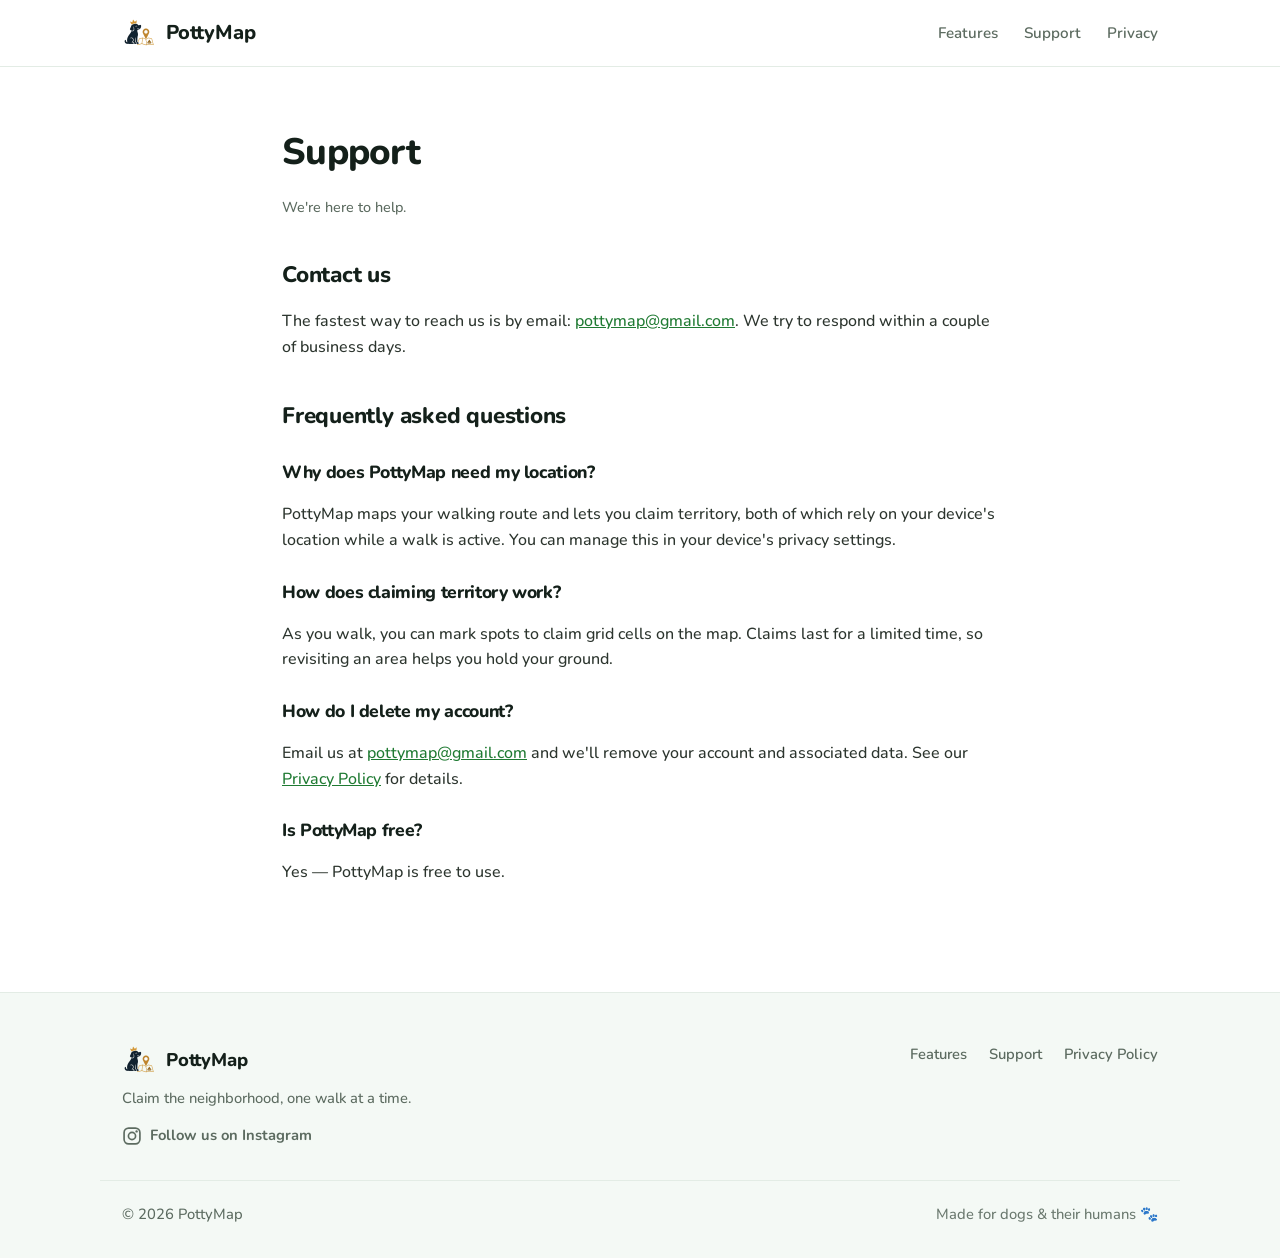
<file: support.html>
<!DOCTYPE html>
<html lang="en">
<head>
  <meta charset="UTF-8" />
  <meta name="viewport" content="width=device-width, initial-scale=1.0" />
  <meta name="theme-color" content="#2f9e44" />
  <script>document.documentElement.classList.add('js');</script>
  <title>Support — PottyMap</title>
  <meta name="description" content="Get help with PottyMap. FAQs and how to reach us." />
  <link rel="icon" type="image/png" href="images/favicon.png" />
  <link rel="apple-touch-icon" href="images/apple-touch-icon.png" />
  <link rel="preconnect" href="https://fonts.googleapis.com" />
  <link rel="preconnect" href="https://fonts.gstatic.com" crossorigin />
  <link rel="stylesheet" href="https://fonts.googleapis.com/css2?family=Nunito:wght@400;500;700;800&display=swap" />
  <link rel="stylesheet" href="style.css" />
</head>
<body>
  <header class="site-header">
    <div class="container">
      <a class="brand" href="/">
        <img class="logo-mark" src="images/logo.png" alt="" aria-hidden="true" />
        PottyMap
      </a>
      <nav class="nav">
        <a href="index.html#features">Features</a>
        <a href="support.html">Support</a>
        <a href="privacy.html">Privacy</a>
      </nav>
    </div>
  </header>

  <main class="page">
    <h1>Support</h1>
    <p class="updated">We're here to help.</p>

    <h2>Contact us</h2>
    <p>
      The fastest way to reach us is by email:
      <a href="mailto:pottymap@gmail.com">pottymap@gmail.com</a>.
      We try to respond within a couple of business days.
    </p>

    <h2>Frequently asked questions</h2>

    <h3>Why does PottyMap need my location?</h3>
    <p>
      PottyMap maps your walking route and lets you claim territory, both of which
      rely on your device's location while a walk is active. You can manage this in
      your device's privacy settings.
    </p>

    <h3>How does claiming territory work?</h3>
    <p>
      As you walk, you can mark spots to claim grid cells on the map. Claims last
      for a limited time, so revisiting an area helps you hold your ground.
    </p>

    <h3>How do I delete my account?</h3>
    <p>
      Email us at <a href="mailto:pottymap@gmail.com">pottymap@gmail.com</a>
      and we'll remove your account and associated data. See our
      <a href="privacy.html">Privacy Policy</a> for details.
    </p>

    <h3>Is PottyMap free?</h3>
    <p>
      Yes — PottyMap is free to use.
    </p>
  </main>

  <footer class="site-footer">
    <div class="container footer-top">
      <div class="footer-brand">
        <a class="brand" href="/">
          <img class="logo-mark" src="images/logo.png" alt="" aria-hidden="true" />
          PottyMap
        </a>
        <p class="footer-tag">Claim the neighborhood, one walk at a time.</p>
        <a class="footer-social" href="https://www.instagram.com/pottymap" target="_blank" rel="noopener noreferrer" aria-label="Follow PottyMap on Instagram">
          <svg class="ig-icon" viewBox="0 0 24 24" fill="none" aria-hidden="true">
            <rect x="2.5" y="2.5" width="19" height="19" rx="5.5" stroke="currentColor" stroke-width="2"/>
            <circle cx="12" cy="12" r="4.3" stroke="currentColor" stroke-width="2"/>
            <circle cx="17.5" cy="6.5" r="1.4" fill="currentColor"/>
          </svg>
          Follow us on Instagram
        </a>
      </div>
      <nav class="footer-links" aria-label="Footer">
        <a href="index.html#features">Features</a>
        <a href="support.html">Support</a>
        <a href="privacy.html">Privacy Policy</a>
      </nav>
    </div>
    <div class="container footer-bottom">
      <span>© 2026 PottyMap</span>
      <span class="footer-made">Made for dogs &amp; their humans 🐾</span>
    </div>
  </footer>
  <script src="main.js" defer></script>
</body>
</html>
</file>
<file: style.css>
/* PottyMap — shared styles
   Plain CSS, no build step. Tweak the variables below to rebrand. */

:root {
  --green: #2f9e44;
  --green-dark: #1f7a32;
  --green-soft: #e7f4ec;
  --ink: #14201a;
  --muted: #5c6b60;
  --bg: #ffffff;
  --bg-soft: #f4f9f5;
  --border: #e3ece5;

  /* accent colors for feature icons */
  --amber: #f59f00;
  --blue: #1c7ed6;
  --pink: #e64980;
  --purple: #7048e8;
  --teal: #0ca678;

  --radius: 18px;
  --maxw: 1080px;
  --font: 'Nunito', -apple-system, BlinkMacSystemFont, "Segoe UI", Roboto, Helvetica, Arial, sans-serif;
  --shadow-sm: 0 1px 2px rgba(20, 40, 25, 0.04), 0 6px 18px rgba(20, 40, 25, 0.05);
  --shadow-md: 0 12px 30px rgba(20, 40, 25, 0.10);
  --shadow-lg: 0 34px 64px rgba(20, 40, 25, 0.18);
}

* { box-sizing: border-box; }
html { scroll-behavior: smooth; }

body {
  margin: 0;
  font-family: var(--font);
  color: var(--ink);
  background: var(--bg);
  line-height: 1.6;
  -webkit-font-smoothing: antialiased;
}

a { color: var(--green-dark); }

/* Nunito reads a touch light at default weight — firm up headings + body. */
body { font-weight: 500; }
h1, h2, h3 { font-weight: 800; letter-spacing: -0.02em; }

::selection { background: rgba(47, 158, 68, 0.20); }
:focus-visible { outline: 3px solid rgba(47, 158, 68, 0.55); outline-offset: 2px; border-radius: 6px; }
a:focus-visible, .btn:focus-visible { outline-offset: 3px; }

.container {
  max-width: var(--maxw);
  margin: 0 auto;
  padding: 0 22px;
}

.eyebrow {
  display: inline-block;
  font-size: 0.8rem;
  font-weight: 700;
  letter-spacing: 0.08em;
  text-transform: uppercase;
  color: var(--green-dark);
  margin-bottom: 10px;
}

/* ---------- Header ---------- */
.site-header {
  position: sticky;
  top: 0;
  background: rgba(255, 255, 255, 0.85);
  backdrop-filter: saturate(180%) blur(12px);
  border-bottom: 1px solid var(--border);
  z-index: 20;
}
.site-header .container {
  display: flex;
  align-items: center;
  justify-content: space-between;
  height: 66px;
}
.brand {
  display: flex;
  align-items: center;
  gap: 10px;
  font-weight: 800;
  font-size: 1.25rem;
  letter-spacing: -0.01em;
  color: var(--ink);
  text-decoration: none;
}
/* Brand logo (PottyMap mark) */
.logo-mark {
  width: 34px;
  height: 34px;
  border-radius: 10px;
  object-fit: contain;
}
.nav {
  display: flex;
  align-items: center;
  gap: 26px;
}
.nav a {
  text-decoration: none;
  color: var(--muted);
  font-weight: 600;
  font-size: 0.95rem;
}
.nav a:hover { color: var(--ink); }
.nav .btn { color: #fff; }

/* ---------- Buttons ---------- */
.btn {
  display: inline-block;
  padding: 13px 26px;
  border-radius: 999px;
  font-weight: 700;
  font-size: 0.97rem;
  text-decoration: none;
  border: 1px solid transparent;
  transition: transform 0.08s ease, box-shadow 0.2s ease, background 0.2s ease;
}
.btn:active { transform: translateY(1px); }
.btn-primary {
  background: var(--green);
  color: #fff;
  box-shadow: 0 8px 20px rgba(47, 158, 68, 0.32);
}
.btn-primary:hover { background: var(--green-dark); }
.btn-ghost { background: #fff; color: var(--ink); border-color: var(--border); }
.btn-ghost:hover { background: var(--bg-soft); }
.nav .btn-primary { padding: 10px 20px; box-shadow: none; }

.badge {
  display: inline-flex;
  align-items: center;
  gap: 7px;
  padding: 6px 15px;
  border-radius: 999px;
  background: var(--green-soft);
  color: var(--green-dark);
  font-size: 0.82rem;
  font-weight: 700;
}
.badge::before {
  content: "";
  width: 7px;
  height: 7px;
  border-radius: 50%;
  background: var(--green);
}

/* ---------- Hero ---------- */
.hero {
  position: relative;
  overflow: hidden;
  background:
    radial-gradient(60% 70% at 85% 0%, rgba(47, 158, 68, 0.10), transparent 60%),
    radial-gradient(50% 60% at 0% 100%, rgba(245, 159, 0, 0.10), transparent 55%),
    linear-gradient(180deg, var(--bg-soft), var(--bg));
}
.hero .container {
  display: grid;
  grid-template-columns: 1.05fr 0.95fr;
  gap: 48px;
  align-items: center;
  padding-top: 84px;
  padding-bottom: 84px;
}
.hero h1 {
  font-size: clamp(2.1rem, 5vw, 3.6rem);
  line-height: 1.07;
  letter-spacing: -0.025em;
  margin: 16px 0 18px;
  overflow-wrap: break-word;
}
.hero h1 .hl { color: var(--green-dark); }
.hero-copy p {
  font-size: 1.18rem;
  color: var(--muted);
  max-width: 520px;
  margin: 0 0 30px;
}
.cta-row { display: flex; gap: 14px; flex-wrap: wrap; }

.hero-visual {
  position: relative;
  display: flex;
  justify-content: center;
}
.hero-visual::before {
  content: "";
  position: absolute;
  width: 360px;
  height: 360px;
  border-radius: 50%;
  background: radial-gradient(circle, rgba(47, 158, 68, 0.22), transparent 70%);
  top: 50%;
  left: 50%;
  transform: translate(-50%, -50%);
  z-index: 0;
}
.hero-visual .phone { position: relative; z-index: 1; }

/* ---------- Phone frame ---------- */
.phone {
  width: 168px;
  padding: 6px;
  border-radius: 26px;
  background: #14201a;
  box-shadow: var(--shadow-lg);
}
.phone img {
  display: block;
  width: 100%;
  height: auto;
  border-radius: 20px;
}
.phone-row {
  display: flex;
  align-items: center;
  gap: 22px;
}
.phone-row .phone-back { transform: rotate(-4deg) translateY(12px); }
.phone-row .phone-front { transform: rotate(3deg); }

/* ---------- Sections ---------- */
section { padding: 86px 0; }
.section-head { text-align: center; max-width: 600px; margin: 0 auto 52px; }
.section-title {
  font-size: clamp(1.8rem, 3.4vw, 2.4rem);
  letter-spacing: -0.02em;
  margin: 8px 0 10px;
}
.section-sub { color: var(--muted); margin: 0; font-size: 1.08rem; }

/* ---------- Features ---------- */
.features {
  display: grid;
  grid-template-columns: repeat(auto-fit, minmax(280px, 1fr));
  gap: 22px;
}
.card {
  background: #fff;
  border: 1px solid var(--border);
  border-radius: var(--radius);
  padding: 28px;
  min-height: 208px;
  box-shadow: var(--shadow-sm);
  transition: transform 0.2s cubic-bezier(.2,.7,.2,1), box-shadow 0.2s ease, border-color 0.2s ease;
}
.card:hover { transform: translateY(-5px); box-shadow: var(--shadow-md); border-color: #d3e4d8; }
.card h3 { margin: 0 0 8px; font-size: 1.18rem; letter-spacing: -0.01em; }
.card p { margin: 0; color: var(--muted); font-size: 0.98rem; }
.card .icon {
  width: 54px;
  height: 54px;
  border-radius: 15px;
  display: flex;
  align-items: center;
  justify-content: center;
  font-size: 1.6rem;
  margin-bottom: 18px;
  box-shadow: inset 0 0 0 1px rgba(20, 40, 25, 0.05);
  transition: transform 0.2s ease;
}
.card:hover .icon { transform: scale(1.06) rotate(-3deg); }
/* per-card accent tints — soft two-stop gradients */
.icon.c-green  { background: linear-gradient(145deg, rgba(47, 158, 68, 0.20), rgba(47, 158, 68, 0.07)); }
.icon.c-blue   { background: linear-gradient(145deg, rgba(28, 126, 214, 0.20), rgba(28, 126, 214, 0.07)); }
.icon.c-amber  { background: linear-gradient(145deg, rgba(245, 159, 0, 0.24), rgba(245, 159, 0, 0.08)); }
.icon.c-pink   { background: linear-gradient(145deg, rgba(230, 73, 128, 0.20), rgba(230, 73, 128, 0.07)); }
.icon.c-purple { background: linear-gradient(145deg, rgba(112, 72, 232, 0.20), rgba(112, 72, 232, 0.07)); }
.icon.c-teal   { background: linear-gradient(145deg, rgba(12, 166, 120, 0.20), rgba(12, 166, 120, 0.07)); }

/* ---------- Spotlight ---------- */
.spotlight { background: var(--bg-soft); }
.spotlight .section-head { margin-bottom: 32px; }
.ticks { list-style: none; padding: 0; margin: 0; display: grid; gap: 12px; }
.ticks-center { max-width: 420px; margin: 0 auto; }
.ticks li {
  display: flex;
  align-items: flex-start;
  gap: 12px;
  font-weight: 500;
}
.ticks li::before {
  content: "✓";
  flex: none;
  width: 24px;
  height: 24px;
  border-radius: 50%;
  background: var(--green-soft);
  color: var(--green-dark);
  font-size: 0.85rem;
  font-weight: 800;
  display: flex;
  align-items: center;
  justify-content: center;
  margin-top: 2px;
}

/* ---------- Final CTA ---------- */
.cta-band { text-align: center; }
.cta-band .inner {
  background: linear-gradient(135deg, var(--green), var(--green-dark));
  border-radius: 26px;
  padding: 56px 28px;
  color: #fff;
  box-shadow: var(--shadow-md);
}
.cta-band h2 { font-size: clamp(1.7rem, 3.4vw, 2.3rem); margin: 0 0 10px; letter-spacing: -0.02em; }
.cta-band p { margin: 0 auto 26px; opacity: 0.92; max-width: 460px; font-size: 1.08rem; }
.cta-band .btn-ghost { border-color: rgba(255, 255, 255, 0.55); background: transparent; color: #fff; }
.cta-band .btn-ghost:hover { background: rgba(255, 255, 255, 0.12); }

/* ---------- Content pages (privacy / support) ---------- */
.page {
  max-width: 760px;
  margin: 0 auto;
  padding: 56px 22px 90px;
}
.page h1 { font-size: 2.3rem; margin: 0 0 6px; letter-spacing: -0.02em; }
.page .updated { color: var(--muted); font-size: 0.9rem; margin-bottom: 36px; }
.page h2 { font-size: 1.4rem; margin: 38px 0 10px; letter-spacing: -0.01em; }
.page h3 { font-size: 1.1rem; margin: 24px 0 8px; }
.page p, .page li { color: #2c352e; }
.page ul { padding-left: 20px; }
.note {
  background: #fff8e6;
  border: 1px solid #f2e2b5;
  border-radius: 12px;
  padding: 14px 16px;
  font-size: 0.92rem;
  color: #6b5d2e;
  margin: 24px 0;
}

/* ---------- Footer ---------- */
.site-footer {
  border-top: 1px solid var(--border);
  background: var(--bg-soft);
  padding: 50px 0 32px;
  color: var(--muted);
  font-size: 0.92rem;
}
.footer-top {
  display: flex;
  justify-content: space-between;
  align-items: flex-start;
  flex-wrap: wrap;
  gap: 26px;
  padding-bottom: 26px;
}
.footer-brand .brand { font-size: 1.15rem; }
.footer-tag { margin: 10px 0 0; max-width: 300px; color: var(--muted); }
.footer-links { display: flex; flex-wrap: wrap; gap: 22px; }
.footer-links a { color: var(--muted); text-decoration: none; font-weight: 600; }
.footer-links a:hover { color: var(--ink); }
.footer-bottom {
  display: flex;
  justify-content: space-between;
  align-items: center;
  flex-wrap: wrap;
  gap: 10px;
  padding-top: 22px;
  border-top: 1px solid var(--border);
}
.footer-made { opacity: 0.9; }
.footer-social {
  display: inline-flex;
  align-items: center;
  gap: 8px;
  margin-top: 14px;
  color: var(--muted);
  text-decoration: none;
  font-weight: 700;
  font-size: 0.92rem;
  transition: color 0.18s ease;
}
.footer-social:hover { color: var(--green-dark); }
.footer-social .ig-icon { width: 20px; height: 20px; }

/* Instagram link on the final CTA band (green bg → white text) */
.cta-social { margin: 20px 0 0; font-size: 0.98rem; }
.cta-social a {
  color: #fff;
  font-weight: 700;
  text-decoration: none;
  opacity: 0.92;
  border-bottom: 1px solid rgba(255, 255, 255, 0.45);
  padding-bottom: 2px;
  transition: opacity 0.18s ease, border-color 0.18s ease;
}
.cta-social a:hover { opacity: 1; border-color: #fff; }

/* ---------- Hero brand accents ---------- */
.hero-accent { position: absolute; z-index: 0; pointer-events: none; fill: currentColor; }
.hero-accent--pin {
  width: 88px; color: var(--amber); opacity: 0.16;
  top: 4%; right: 6%; transform: rotate(12deg);
}
.hero-accent--paw {
  width: 74px; color: var(--green); opacity: 0.14;
  bottom: 6%; left: 2%; transform: rotate(-14deg);
}

/* ---------- Motion (scroll reveal + gentle float) ---------- */
/* Hidden only when JS is present, so no-JS users still see everything. */
.js .reveal {
  opacity: 0;
  transform: translateY(18px);
  transition: opacity 0.6s ease, transform 0.6s cubic-bezier(0.2, 0.7, 0.2, 1);
  will-change: opacity, transform;
}
.js .reveal.in { opacity: 1; transform: none; }

/* hero phones drift gently (base rotations preserved at 0%/100%) */
.phone-row .phone-back { animation: floatBack 6s ease-in-out infinite; }
.phone-row .phone-front { animation: floatFront 7.2s ease-in-out infinite; }
@keyframes floatBack {
  0%, 100% { transform: rotate(-4deg) translateY(12px); }
  50%      { transform: rotate(-4deg) translateY(3px); }
}
@keyframes floatFront {
  0%, 100% { transform: rotate(3deg) translateY(0); }
  50%      { transform: rotate(3deg) translateY(-9px); }
}

@media (prefers-reduced-motion: reduce) {
  html { scroll-behavior: auto; }
  .js .reveal { opacity: 1; transform: none; transition: none; }
  .phone-row .phone-back, .phone-row .phone-front { animation: none; }
  .card, .btn, .card .icon { transition: none; }
}

/* ---------- Responsive ---------- */
@media (max-width: 880px) {
  section { padding: 64px 0; }
  .hero .container {
    grid-template-columns: 1fr;
    text-align: center;
    padding-top: 60px;
    padding-bottom: 64px;
    gap: 40px;
  }
  .hero-copy p { margin-left: auto; margin-right: auto; }
  .cta-row { justify-content: center; }
  .phone-row { justify-content: center; }
  .phone { width: 138px; }
}

@media (max-width: 560px) {
  .brand { font-size: 1.05rem; gap: 8px; }
  .logo-mark { width: 28px; height: 28px; border-radius: 8px; }
  .nav { gap: 12px; }
  .nav a { font-size: 0.85rem; }
  .nav .btn-primary { padding: 8px 14px; }
  .hero-accent { display: none; }
  .footer-brand .brand { font-size: 1.05rem; }
}
</file>
